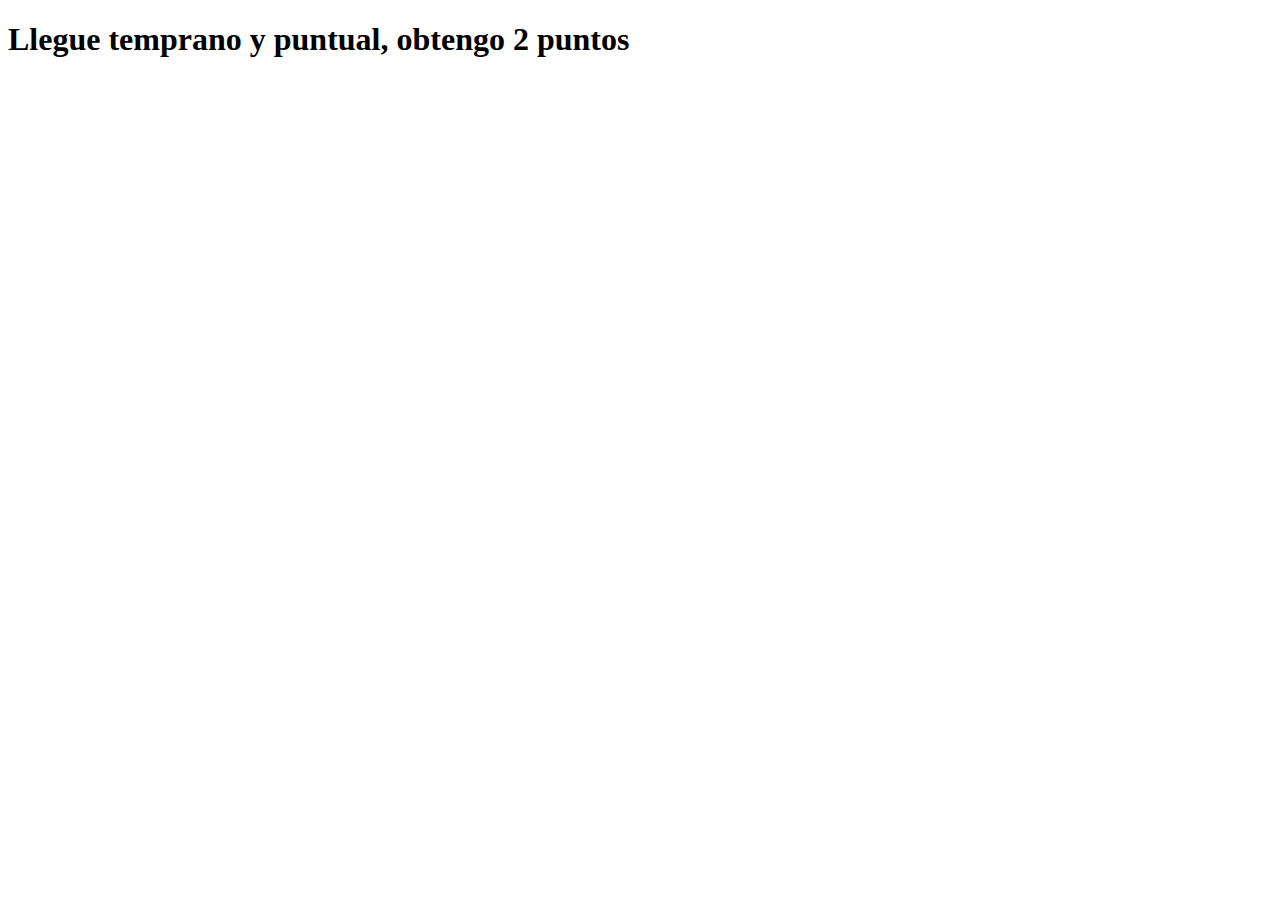
<file: index.html>
<!DOCTYPE html>
<html lang="en">
<head>
    <meta charset="UTF-8">
    <meta name="viewport" content="width=device-width, initial-scale=1.0">
    <title>Document</title>
</head>
<body>
    <h1>Llegue temprano y puntual, obtengo 2 puntos</h1>
</body>
</html>
</file>
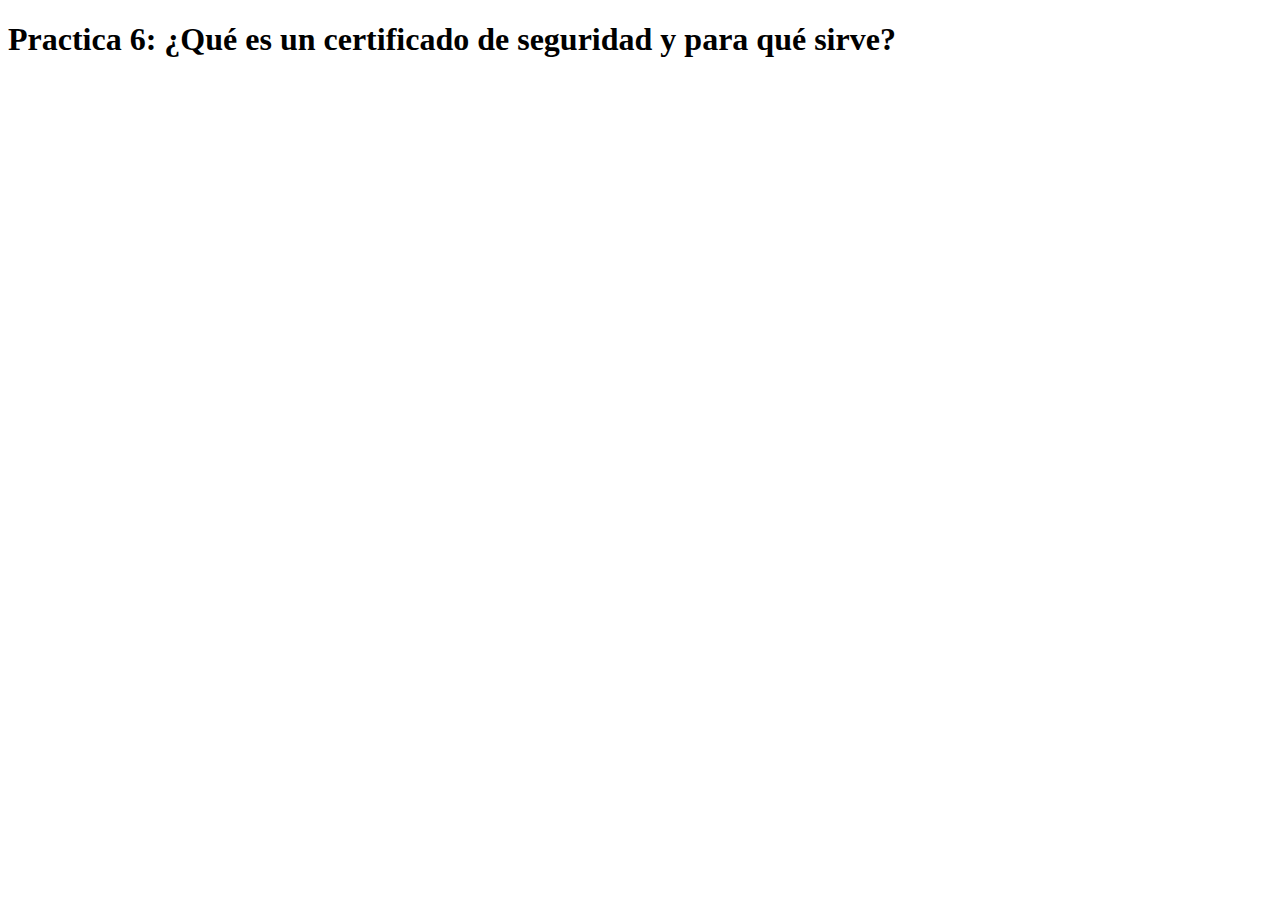
<file: Practica 6/index.html>
<!DOCTYPE html>
<html lang="en">
<head>
    <meta charset="UTF-8">
    <meta name="viewport" content="width=device-width, initial-scale=1.0">
    <title>Practica 6</title>
</head>
<body>
    <h1>
        Practica 6: ¿Qué es un certificado de seguridad y para qué sirve?
        

    </h1>
</body>
</html>
</file>
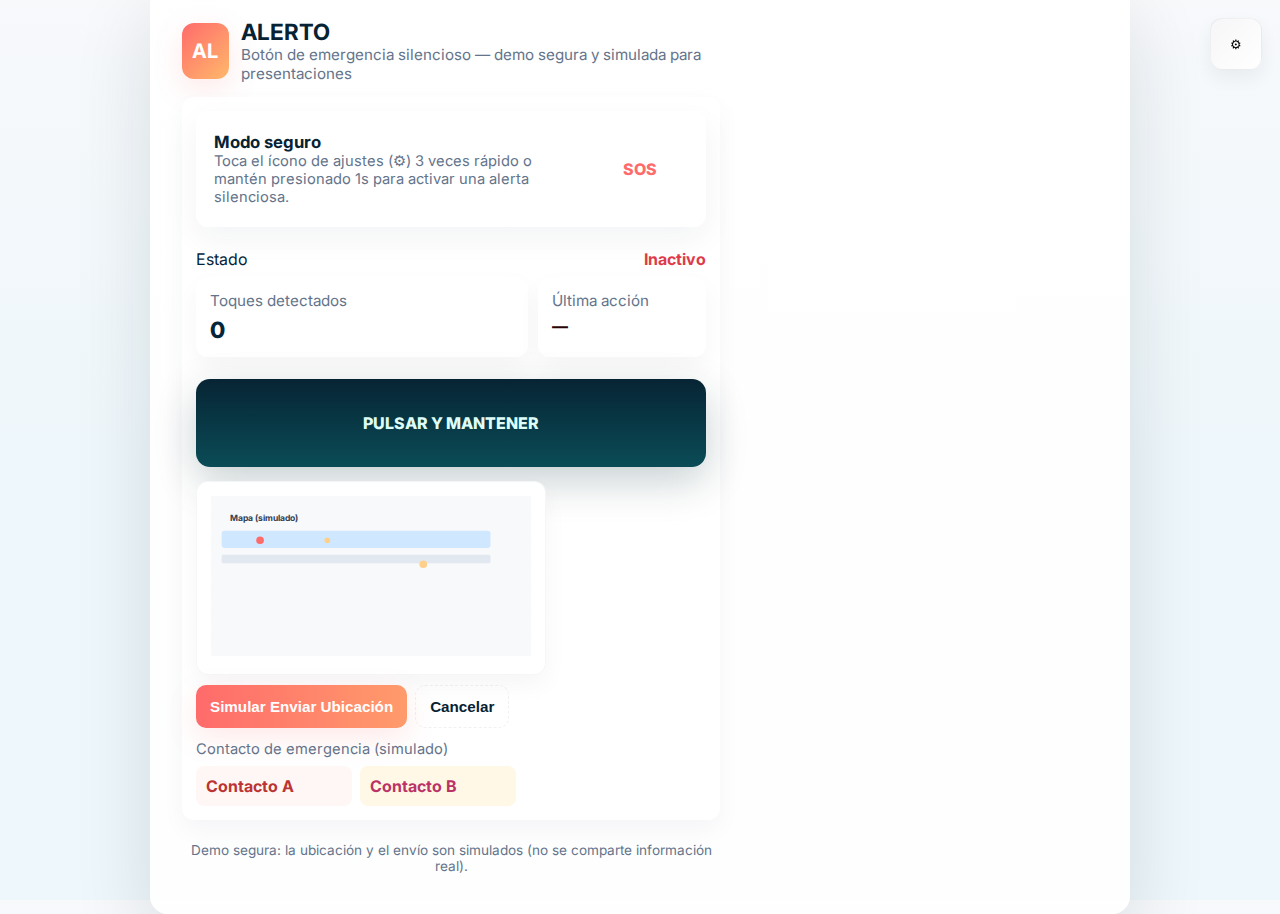
<file: Practicas/Alerto/index.html>
<!doctype html>
<html lang="es">
<head>
<meta charset="utf-8" />
<meta name="viewport" content="width=device-width, initial-scale=1.0" />
<title>ALERTO — Botón de Emergencia Silencioso (Prototipo Avanzado)</title>
<link href="https://fonts.googleapis.com/css2?family=Inter:wght@300;400;600;700&display=swap" rel="stylesheet">
<style>
  :root{
    --bg1: linear-gradient(180deg,#fff7f2 0%, #fff1e6 50%, #ffece0 100%);
    --card: rgba(255,255,255,0.88);
    --accent:#ff6b6b;
    --accent-2:#ffb86b;
    --muted:#64748b;
    --glass: rgba(255,255,255,0.6);
  }

  /* Base */
  html,body{ height:100%; margin:0; font-family: "Inter", system-ui, -apple-system, "Segoe UI", Roboto, Arial; -webkit-font-smoothing:antialiased; -moz-osx-font-smoothing:grayscale; }
  body{
    background: linear-gradient(180deg,#f7f9fb 0%, #eef7fb 50%);
    color:#04253a;
    display:flex;
    align-items:center;
    justify-content:center;
    padding:22px;
    box-sizing:border-box;
  }

  /* Shell: fixed-width, responsive but locked layout */
  .shell{
    width:100%;
    max-width:980px;
    border-radius:18px;
    background: linear-gradient(180deg, rgba(255,255,255,0.95), rgba(255,255,255,0.92));
    box-shadow: 0 30px 80px rgba(4,21,34,0.12);
    display:grid;
    grid-template-columns: 1fr 360px;
    gap:18px;
    padding:18px;
    box-sizing:border-box;
  }
  @media (max-width:920px){
    .shell{ grid-template-columns: 1fr; max-width:760px; padding:14px; gap:12px; }
  }

  /* Left - main */
  .main {
    padding:14px;
    display:flex;
    flex-direction:column;
    gap:14px;
    align-items:stretch;
  }
  .brand { display:flex; align-items:center; gap:12px; }
  .logo {
    width:56px; height:56px; border-radius:12px;
    background: linear-gradient(135deg,var(--accent),var(--accent-2));
    display:flex; align-items:center; justify-content:center;
    color:white; font-weight:700; font-size:20px; box-shadow: 0 10px 30px rgba(255,107,107,0.15);
  }
  .title { font-size:1.4rem; margin:0; font-weight:700; color:#062233; }
  .desc { color:var(--muted); font-size:0.95rem; }

  .card {
    background: linear-gradient(180deg, rgba(255,255,255,0.96), rgba(255,255,255,0.93));
    padding:14px; border-radius:12px; box-shadow: 0 10px 24px rgba(6,30,54,0.04);
  }

  /* Hidden control icon (top-right) */
  #hiddenBtn {
    position: fixed;
    right: 18px;
    top: 18px;
    width:52px; height:52px; border-radius:12px;
    background: linear-gradient(135deg,#f6f6f8,#fff);
    display:flex; align-items:center; justify-content:center;
    border: 1px solid rgba(6,30,54,0.06);
    box-shadow: 0 8px 18px rgba(6,30,54,0.06);
    cursor:pointer; z-index:9999;
  }
  #hiddenBtn:active { transform: translateY(2px); }

  /* Interactive area */
  .hero {
    display:flex; gap:14px; align-items:stretch;
    flex-wrap:wrap;
  }

  .panel-left {
    flex:1;
    min-width:240px;
    display:flex; flex-direction:column; gap:10px;
  }

  .panel-right {
    width:320px; min-width:220px;
  }

  .big-call {
    background: linear-gradient(135deg,#fff 0%, #fff 40%);
    border-radius:12px; padding:18px; display:flex; gap:12px; align-items:center;
    box-shadow: 0 12px 30px rgba(6,30,54,0.05);
  }
  .call-text { font-weight:700; font-size:1.05rem; color:#062233; }
  .call-sub { color:var(--muted); font-size:0.92rem; }

  /* Simulated physical button */
  .phys {
    height:88px; border-radius:14px; display:flex; flex-direction:column; align-items:center; justify-content:center;
    background: linear-gradient(180deg,#072434,#0a4c56);
    color:#dffdf8; font-weight:800; font-size:1rem; text-align:center; box-shadow: 0 14px 40px rgba(2,40,48,0.22);
    user-select:none; -webkit-user-select:none; cursor:pointer;
  }
  .phys.small { height:64px; font-size:0.95rem; }

  .status-bar { display:flex; justify-content:space-between; align-items:center; gap:10px; }
  .status-label { font-weight:700; color:#de3b4a; }

  /* Map card (SVG inline) */
  .map {
    width:100%; border-radius:12px; overflow:hidden; border:1px solid rgba(6,30,54,0.04);
  }

  /* Alert overlay - full-screen card inside container (not real fullscreen so mobile stable) */
  .alert-screen {
    display:none;
    border-radius:12px;
    padding:20px;
    background: linear-gradient(180deg,#fff6f6,#fff2f2);
    color:#2a0505;
    box-shadow: 0 18px 60px rgba(10,10,10,0.12);
  }
  .alert-screen.show { display:block; animation: alertIn .28s ease; }
  @keyframes alertIn { from{ transform:translateY(6px); opacity:0 } to{ transform:translateY(0); opacity:1 } }

  .alert-title { font-size:1.25rem; font-weight:800; color:#7b1515; }
  .alert-sub { color:#6b2b2b; margin-top:6px; font-size:0.95rem; }
  .alert-actions { margin-top:12px; display:flex; gap:10px; }

  .btn {
    padding:12px 14px; border-radius:10px; border:none; cursor:pointer; font-weight:700; font-size:0.95rem;
  }
  .btn.primary { background: linear-gradient(90deg,#ff6b6b,#ff9b6b); color:white; box-shadow: 0 10px 30px rgba(255,107,107,0.15); }
  .btn.ghost { background:transparent; border:1px dashed rgba(6,30,54,0.06); color:#062233; }

  /* Small footer */
  .foot { font-size:0.85rem; color:var(--muted); text-align:center; padding:8px; }

  /* accessibility hidden */
  .sr-only{ position:absolute; left:-9999px; top:auto; width:1px; height:1px; overflow:hidden; }

  /* Responsive tweaks to keep layout stable on mobile */
  @media (max-width:600px){
    #hiddenBtn { right:12px; top:12px; width:48px; height:48px; }
    .shell{ padding:12px; gap:12px; }
    .panel-right{ width:100%; order:2; }
    .panel-left{ order:1; }
    .phys{ height:76px; }
  }
</style>
</head>
<body>

  <!-- Hidden config icon (visible as small gear) -->
  <button id="hiddenBtn" title="Ajustes" aria-label="Ajustes" tabindex="0">⚙</button>

  <main class="shell" role="main" aria-labelledby="mainTitle">
    <!-- LEFT -->
    <section class="main" aria-labelledby="mainTitleArea">
      <div class="brand">
        <div class="logo">AL</div>
        <div>
          <h2 class="title" id="mainTitle">ALERTO</h2>
          <div class="desc">Botón de emergencia silencioso — demo segura y simulada para presentaciones</div>
        </div>
      </div>

      <div class="card">
        <div class="hero">
          <div class="panel-left">
            <div class="big-call">
              <div style="flex:1">
                <div class="call-text">Modo seguro</div>
                <div class="call-sub">Toca el ícono de ajustes (⚙) 3 veces rápido o mantén presionado 1s para activar una alerta silenciosa.</div>
              </div>
              <div style="width:96px; display:flex; align-items:center; justify-content:center;">
                <div style="width:80px; height:80px; border-radius:12px; background:linear-gradient(135deg,#fff,#fff); display:flex; align-items:center; justify-content:center; font-weight:800; color:#ff6b6b;">SOS</div>
              </div>
            </div>

            <div style="margin-top:12px;">
              <div class="status-bar">
                <div>Estado</div>
                <div class="status-label" id="statusText">Inactivo</div>
              </div>
              <div style="margin-top:8px; display:flex; gap:10px;">
                <div style="flex:1" class="card">
                  <div style="font-size:0.95rem; color:var(--muted)">Toques detectados</div>
                  <div id="tapCount" style="font-weight:800; font-size:1.4rem; margin-top:6px;">0</div>
                </div>
                <div style="width:140px" class="card">
                  <div style="font-size:0.95rem; color:var(--muted)">Última acción</div>
                  <div id="lastAction" style="font-weight:700; margin-top:6px; color:#2a0505">—</div>
                </div>
              </div>
            </div>

            <div style="margin-top:12px;">
              <div class="phys" id="physBtn" tabindex="0" role="button" aria-pressed="false">PULSAR Y MANTENER</div>
            </div>
          </div>

          <div class="panel-right">
            <div class="card map" aria-hidden="false" role="img" aria-label="Mapa simulado">
              <!-- Simple inline SVG map placeholder (no external requests) -->
              <svg viewBox="0 0 600 300" width="100%" height="160" xmlns="http://www.w3.org/2000/svg" preserveAspectRatio="xMidYMid meet" role="img" aria-label="Mapa simulado">
                <rect width="100%" height="100%" fill="#f7f9fb"/>
                <g transform="translate(20,20) scale(0.9)">
                  <rect x="0" y="100" width="560" height="18" rx="3" fill="#e2e8f0"/>
                  <rect x="0" y="50" width="560" height="36" rx="6" fill="#cfe8ff"/>
                  <circle cx="80" cy="70" r="8" fill="#ff6b6b"/>
                  <circle cx="220" cy="70" r="6" fill="#ffd08a"/>
                  <circle cx="420" cy="120" r="8" fill="#ffd08a"/>
                  <text x="18" y="30" font-size="18" fill="#334155" font-weight="700">Mapa (simulado)</text>
                </g>
              </svg>
            </div>

            <div style="margin-top:10px; display:flex; gap:8px;">
              <button class="btn primary" id="simulateSend">Simular Enviar Ubicación</button>
              <button class="btn ghost" id="cancelAlert">Cancelar</button>
            </div>

            <div style="margin-top:12px;">
              <div style="font-size:0.92rem; color:var(--muted)">Contacto de emergencia (simulado)</div>
              <div style="margin-top:8px; display:flex; gap:8px;">
                <div style="flex:1; padding:10px; border-radius:8px; background:#fff7f5; font-weight:700; color:#b33">Contacto A</div>
                <div style="flex:1; padding:10px; border-radius:8px; background:#fff8e6; font-weight:700; color:#b36">Contacto B</div>
              </div>
            </div>

          </div>
        </div>
      </div>

      <div class="foot">Demo segura: la ubicación y el envío son simulados (no se comparte información real).</div>
    </section>

    <!-- RIGHT (panel de notificación y alertas) -->
    <aside class="card alert-screen" id="alertBox" role="status" aria-live="assertive" aria-atomic="true">
      <div class="alert-title">ALERTA ACTIVADA</div>
      <div class="alert-sub">Se ha enviado una señal silenciosa a tus contactos de emergencia (simulado).</div>

      <div style="margin-top:10px; display:flex; gap:8px; align-items:center;">
        <div style="flex:1">
          <div style="font-size:0.95rem; color:var(--muted)">Ubicación (aprox.)</div>
          <div id="sentLocation" style="font-weight:700; margin-top:6px;">Lat: --, Lon: --</div>
        </div>
        <div style="width:110px; text-align:center;">
          <div style="font-size:0.85rem; color:var(--muted)">Tiempo</div>
          <div id="alertTimer" style="font-weight:800; font-size:1.2rem; margin-top:6px;">00:30</div>
        </div>
      </div>

      <div class="alert-actions">
        <button class="btn ghost" id="dismissAlert">Cerrar</button>
        <button class="btn primary" id="sosExtra">Enviar nuevamente</button>
      </div>
      <div style="margin-top:10px; color:#6b2b2b; font-size:0.9rem;">Nota: en un producto real, aquí se integraría SMS/APP/servicio. En el prototipo esto está simulado.</div>
    </aside>
  </main>

<script>
/* ALERTO - funcionalidad JS:
   - Detección de 3 toques rápidos sobre #hiddenBtn
   - Pulsar y mantener 1s sobre #physBtn para activar alerta
   - Simulación de envío: muestra alertBox con datos simulados
   - Countdown de alerta auto: 30s por defecto (configurable)
   - Accesibilidad: aria-live y roles
   - Mobile-friendly: layout locked, no elementos absolutos fuera de safe area
*/

const hiddenBtn = document.getElementById('hiddenBtn');
const tapCountEl = document.getElementById('tapCount');
const physBtn = document.getElementById('physBtn');
const alertBox = document.getElementById('alertBox');
const statusText = document.getElementById('statusText');
const lastAction = document.getElementById('lastAction');
const simulateBtn = document.getElementById('simulateSend');
const dismissAlert = document.getElementById('dismissAlert');
const sosExtra = document.getElementById('sosExtra');
const sentLocation = document.getElementById('sentLocation');
const alertTimer = document.getElementById('alertTimer');

let taps = 0;
let lastTapTime = 0;
let alertInterval = null;
let countdown = 30; // seconds default
let physTimer = null;
let sending = false;

// Utility speak (optional low volume; by default silent demo uses visual)
// Use only for demo; the alert is silent by default
function speakDemo(text){
  if(!('speechSynthesis' in window)) return;
  const u = new SpeechSynthesisUtterance(text);
  u.lang = 'es-ES';
  u.volume = 0.6;
  window.speechSynthesis.cancel();
  window.speechSynthesis.speak(u);
}

// Tap detection: 3 taps within 700ms between taps
hiddenBtn.addEventListener('click', ()=> {
  const now = Date.now();
  if(now - lastTapTime <= 700) taps++; else taps = 1;
  lastTapTime = now;
  tapCountEl.innerText = taps;
  if(taps === 3) {
    activateAlert('Activado por 3 toques');
    taps = 0;
    tapCountEl.innerText = 0;
  }
});

// Keyboard activation for hiddenBtn
hiddenBtn.addEventListener('keyup', (e)=> { if(e.key === 'Enter' || e.key === ' ') hiddenBtn.click(); });

// Press and hold on physBtn: start timer and activate after 900ms
physBtn.addEventListener('pointerdown', (e)=>{
  physBtn.setAttribute('aria-pressed','true');
  physBtn.classList.add('pressed');
  physTimer = setTimeout(()=> {
    activateAlert('Activado por pulsar y mantener');
  }, 900);
});
physBtn.addEventListener('pointerup', (e)=>{
  physBtn.setAttribute('aria-pressed','false');
  physBtn.classList.remove('pressed');
  if(physTimer){ clearTimeout(physTimer); physTimer = null; }
});

// Keyboard for physBtn
physBtn.addEventListener('keyup', (e)=> { if(e.key === 'Enter' || e.key === ' ') activateAlert('Activado por teclado'); });

// Activate alert: shows alert box, simulates sending location, starts countdown
function activateAlert(reason){
  if(sending) return; // avoid double
  sending = true;
  statusText.innerText = 'Alerta activada';
  lastAction.innerText = reason;
  // simulate obtaining approximate location (randomized demo values)
  const lat = (19 + Math.random()*0.06).toFixed(5); // demo — near a city
  const lon = (-99 + Math.random()*0.06).toFixed(5);
  sentLocation.innerText = `Lat: ${lat}, Lon: ${lon}`;
  // show alert box (keeps within layout, so mobile doesn't shift)
  alertBox.classList.add('show');
  // start countdown display (mm:ss)
  countdown = 30;
  updateTimerDisplay();
  if(alertInterval) clearInterval(alertInterval);
  alertInterval = setInterval(()=> {
    countdown--;
    updateTimerDisplay();
    if(countdown <= 0){ clearInterval(alertInterval); alertInterval = null; finishAlert(); }
  }, 1000);

  // Visual subtle pulse on physBtn to indicate 'sent'
  physBtn.style.boxShadow = '0 12px 30px rgba(255,107,107,0.18)';
  // Optional: low beep for demo (very quiet)
  //beep(800,80,0.06);

  // Accessibility: announce via SR
  announceSR('Alerta activada. Ubicación enviada (simulada).');

  // simulate network send delay
  setTimeout(()=> {
    // show sent confirmation (simulated)
    lastAction.innerText = 'Ubicación enviada (simulado)';
  }, 600);
}

// Update countdown mm:ss
function updateTimerDisplay(){
  const mm = String(Math.floor(countdown / 60)).padStart(2,'0');
  const ss = String(countdown % 60).padStart(2,'0');
  alertTimer.innerText = `${mm}:${ss}`;
}

// Finish/auto-clear alert
function finishAlert(){
  alertBox.classList.remove('show');
  statusText.innerText = 'Inactivo';
  lastAction.innerText = 'Tiempo agotado';
  sending = false;
  physBtn.style.boxShadow = '';
  announceSR('Alerta finalizada.');
}

// Dismiss button
dismissAlert.addEventListener('click', ()=> {
  if(alertInterval) { clearInterval(alertInterval); alertInterval = null; }
  alertBox.classList.remove('show');
  statusText.innerText = 'Cancelada';
  lastAction.innerText = 'Canceló usuario';
  sending = false;
  physBtn.style.boxShadow = '';
  announceSR('Alerta cancelada.');
});

// Re-send (simulated)
sosExtra.addEventListener('click', ()=> {
  if(!sending) return;
  // restart countdown
  countdown = 30;
  updateTimerDisplay();
  lastAction.innerText = 'Reenvío simulado';
  announceSR('Alerta reenviada (simulado).');
});

// Simulate send location (button)
simulateBtn.addEventListener('click', ()=> {
  if(!sending) activateAlert('Enviado manual (simulado)');
});

// Simple SR announcer for accessibility
function announceSR(text){
  const sr = document.getElementById('srstatus');
  if(!sr) return;
  sr.innerText = text;
  // Also speak softly (optional)
  // speakDemo(text);
}

// small beep function (low volume, optional)
function beep(freq=880, dur=80, vol=0.05){
  try{
    const ctx = new (window.AudioContext || window.webkitAudioContext)();
    const o = ctx.createOscillator();
    const g = ctx.createGain();
    o.type = 'sine'; o.frequency.value = freq;
    g.gain.value = vol;
    o.connect(g); g.connect(ctx.destination);
    o.start();
    setTimeout(()=>{ o.stop(); ctx.close(); }, dur);
  }catch(e){ /* ignore */ }
}

/* Prevent accidental double-activation on fast clicks */
let lastActivation = 0;
function safeActivate(reason){
  const now = Date.now();
  if(now - lastActivation < 1500) return;
  lastActivation = now;
  activateAlert(reason);
}

/* Initial states */
tapCountEl.innerText = '0';
statusText.innerText = 'Inactivo';
lastAction.innerText = '—';
updateTimerDisplay();

// Safety: prevent page zooming causing layout jump is intentionally NOT disabled
// (Better for accessibility). Layout has been designed to remain stable on small screens.

/* Optional: Show short toast when loading to indicate mobile-ready */
window.addEventListener('load', ()=> {
  // small visual "ready" blink
  setTimeout(()=> {
    // brief highlight
    hiddenBtn.animate([{opacity:1},{opacity:0.7},{opacity:1}], {duration:800, iterations:1});
  }, 420);
});

/* Keep layout locked horizontally: avoid overflow */
document.documentElement.style.overflowX = 'hidden';
</script>

</body>
</html>
</file>
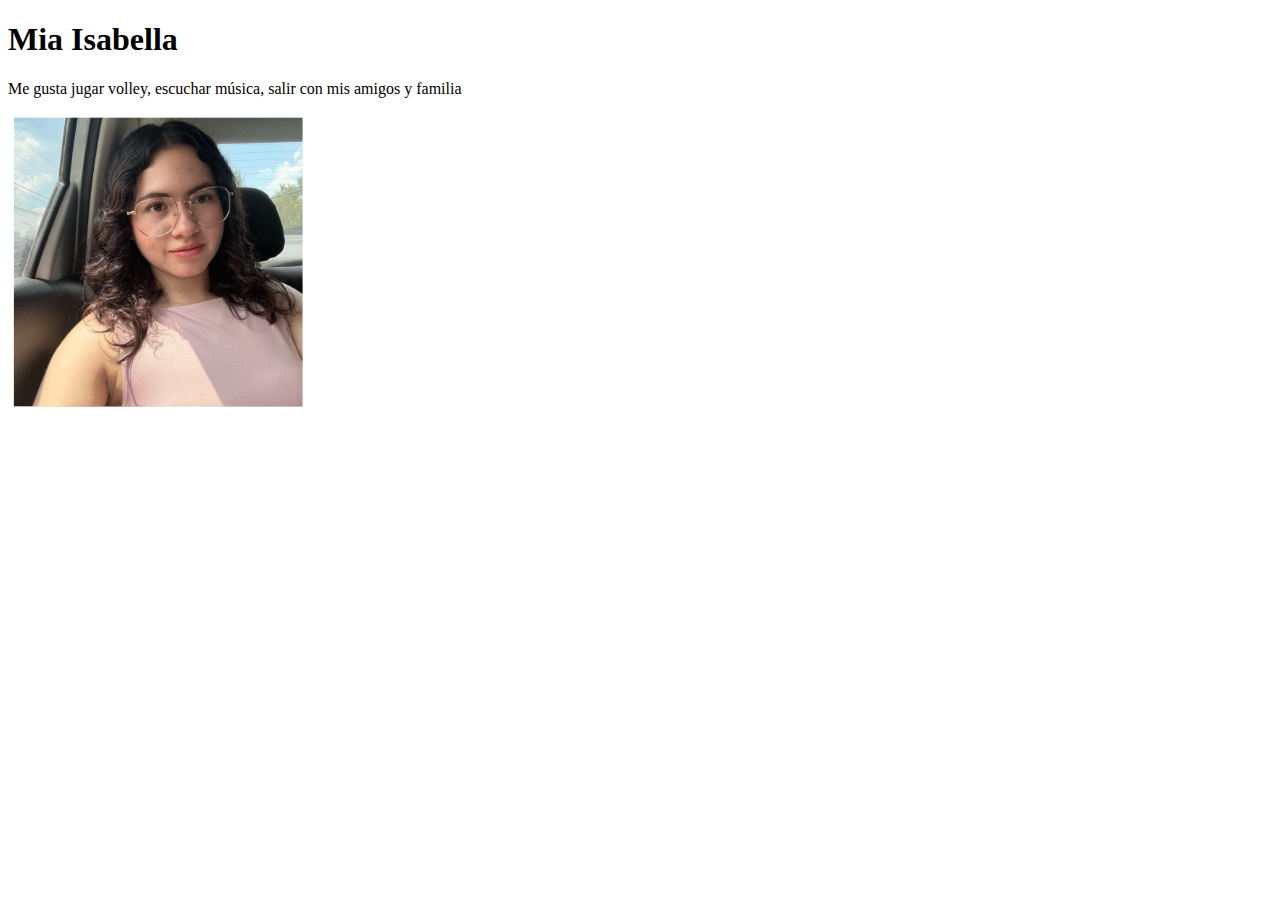
<file: Practicas/Practica 1/index.html>
<!DOCTYPE html>
<html lang="es">
<head>
    <meta charset="UTF-8">
    <meta name="viewport" content="width=device-width, initial-scale=1.0">
    <title>Document</title>
</head>
<body>

    <!-- Este es un comentario -->
    <h1> Mia Isabella </h1>
    <p> Me gusta jugar volley, escuchar música, salir con mis amigos y familia </p>
    <img src="Imagen.png" alt="Mia Isabella" width="300px">
</body>
</html>
</file>
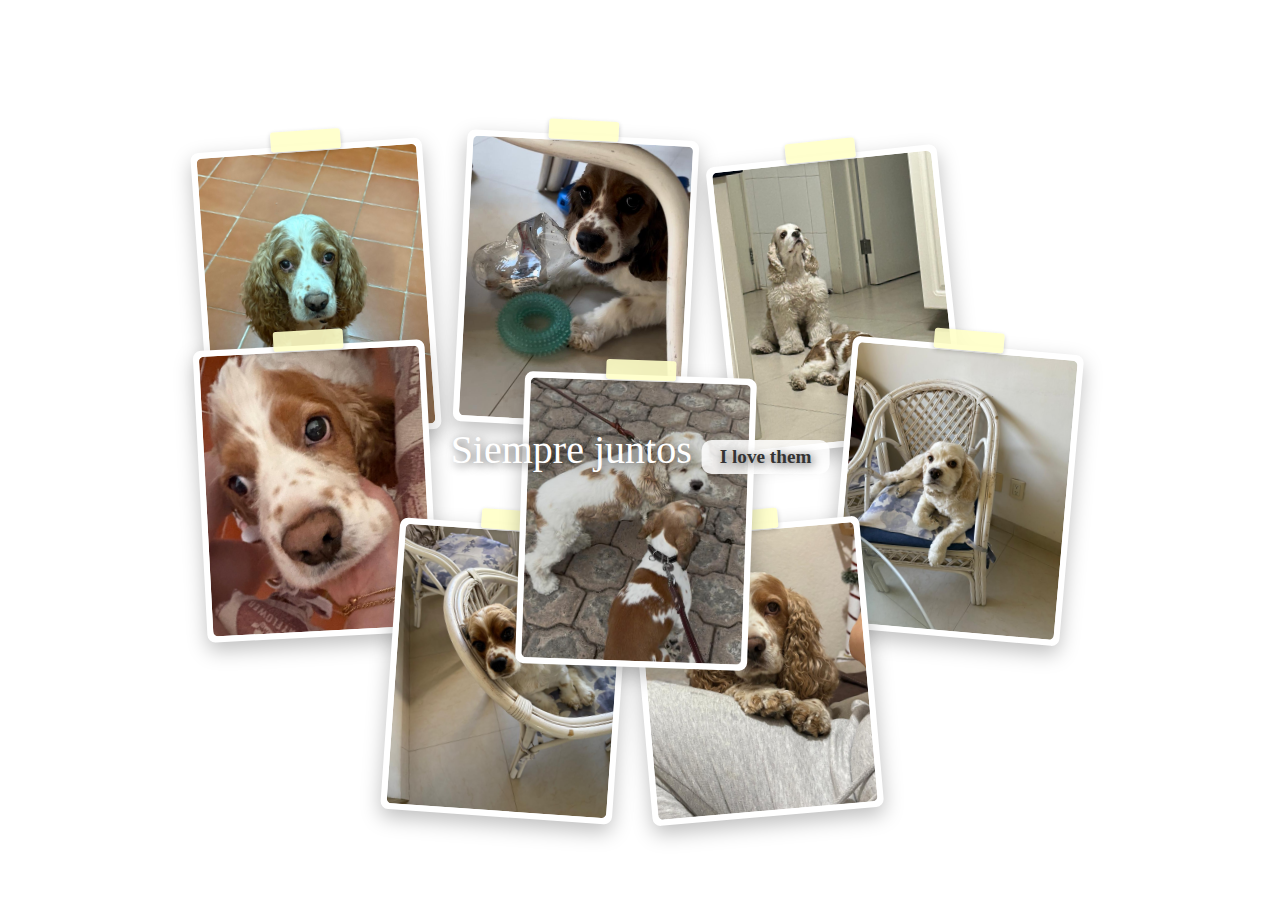
<file: Practicas/Practica 10 Reto/index.html>
<!DOCTYPE html>
<html lang="es">
<head>
  <meta charset="UTF-8">
  <meta name="viewport" content="width=device-width, initial-scale=1.0">
  <title>Collage Estilo Boda</title>
  <style>
    body {
      margin: 0;
      font-family: 'Segoe UI', sans-serif;
      background: url('https://images.unsplash.com/photo-1507525428034-b723cf961d3e') no-repeat center/cover;
      /* 🔹 Fondo del mar (puedes cambiarlo por otro) */
      display: flex;
      justify-content: center;
      align-items: center;
      min-height: 100vh;
    }

    .collage {
      position: relative;
      width: 1000px;
      max-width: 95%;
      height: 650px;
    }

    .photo {
      position: absolute;
      width: 220px;
      height: 280px;
      background: #fff;
      padding: 6px;
      border-radius: 8px;
      box-shadow: 0 8px 20px rgba(0,0,0,0.25);
      transform: rotate(var(--rotate));
      transition: transform 0.3s ease;
    }

    .photo:hover {
      transform: rotate(var(--rotate)) scale(1.05);
      z-index: 10;
    }

    .photo img {
      width: 100%;
      height: 100%;
      object-fit: cover;
      border-radius: 5px;
    }

    /* Cinta adhesiva */
    .photo::before {
      content: "";
      position: absolute;
      top: -15px;
      left: 50%;
      transform: translateX(-50%);
      width: 70px;
      height: 20px;
      background: rgba(255, 255, 200, 0.9);
      border-radius: 3px;
      box-shadow: 0 2px 5px rgba(0,0,0,0.2);
    }

    /* Texto en medio */
    .center-text {
      position: absolute;
      top: 50%;
      left: 50%;
      transform: translate(-50%, -50%);
      text-align: center;
      font-size: 2.5rem;
      font-family: 'Brush Script MT', cursive;
      color: #fff;
      text-shadow: 2px 2px 10px rgba(0,0,0,0.7);
      z-index: 5;
    }

    .date {
      font-size: 1.2rem;
      margin-top: 10px;
      padding: 6px 18px;
      background: rgba(255,255,255,0.85);
      border-radius: 10px;
      display: inline-block;
      font-weight: bold;
      color: #333;
    }
  </style>
</head>
<body>
  <div class="collage">
    <!-- Fotos distribuidas como en tu ejemplo -->
    <div class="photo" style="--rotate:-4deg; top:20px; left:60px;">
      <img src="Dustin.jpg" alt="Foto 1">
    </div>
    <div class="photo" style="--rotate:3deg; top:10px; left:320px;">
      <img src="Milka.jpg" alt="Foto 2">
    </div>
    <div class="photo" style="--rotate:-6deg; top:30px; left:580px;">
      <img src="Milka y Sucker.jpg" alt="Foto 3">
    </div>
    <div class="photo" style="--rotate:5deg; top:220px; left:700px;">
      <img src="Sucker.jpg" alt="Foto 4">
    </div>
    <div class="photo" style="--rotate:-3deg; top:220px; left:60px;">
      <img src="Dustin 1.jpg" alt="Foto 5">
    </div>
    <div class="photo" style="--rotate:4deg; top:400px; left:250px;">
      <img src="Milka 1.jpg" alt="Foto 6">
    </div>
    <div class="photo" style="--rotate:-5deg; top:400px; left:500px;">
      <img src="Dustin 2.jpg" alt="Foto 7">
    </div>
    <div class="photo" style="--rotate:2deg; top:250px; left:380px;">
      <img src="M and S.jpg" alt="Foto 8">
    </div>

    <!-- Texto central -->
    <div class="center-text">
      Siempre juntos
      <div class="date">I love them</div>
    </div>
  </div>
</body>
</html>
</file>
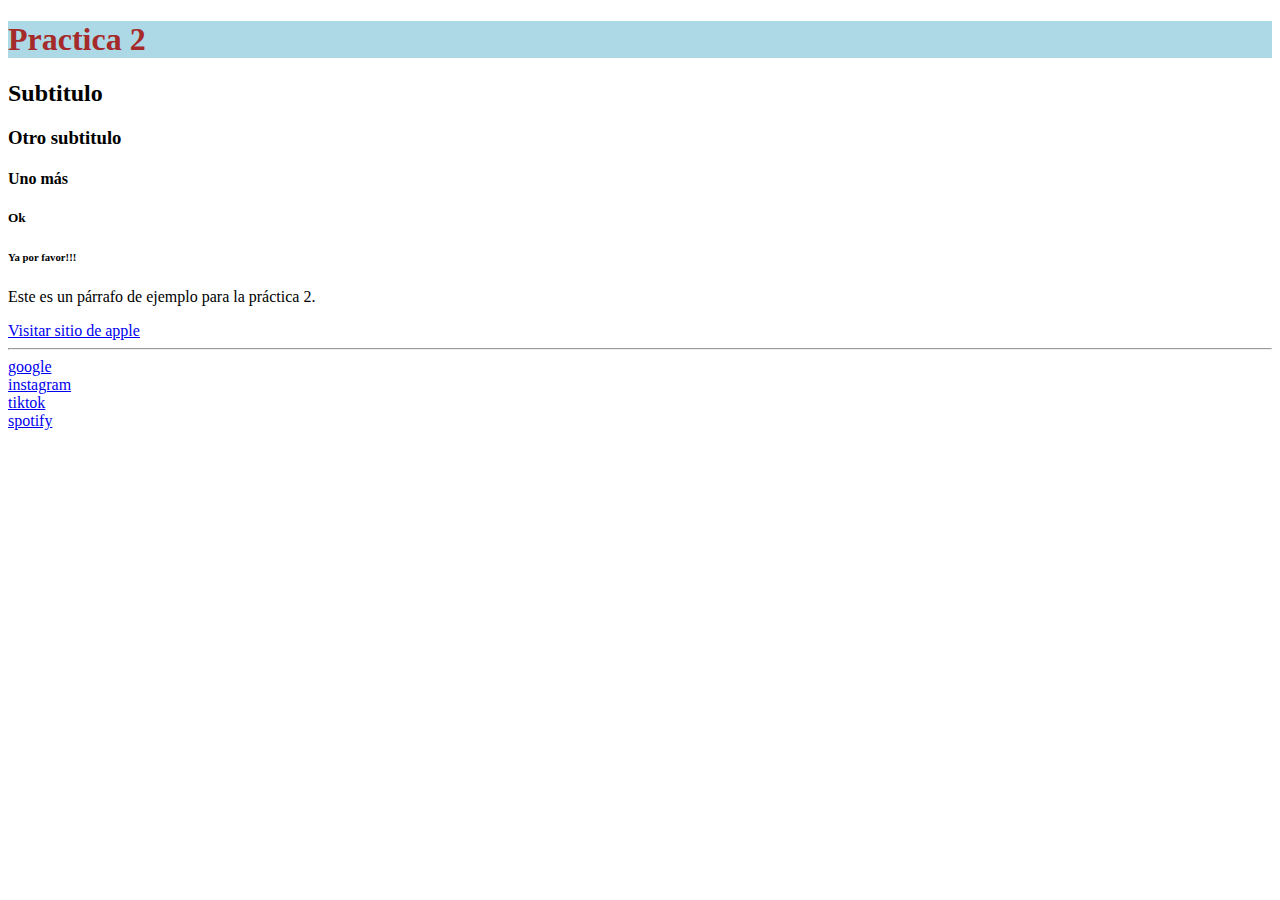
<file: Practicas/Practica 2/index.html>
<!DOCTYPE html>
<html lang="es">
<head>
    <meta charset="UTF-8">
    <meta name="viewport" content="width=device-width, initial-scale=1.0">
    <title>Practica 2</title>
    <style>
        h1 {
            color:brown;
            background-color: lightblue;





        }
    </style>
</head>
<body>
    <h1>Practica 2</h1>
    <h2>Subtitulo</h2>
    <h3>Otro subtitulo</h3>
    <h4>Uno más</h4>
    <h5>Ok</h5>
    <h6>Ya por favor!!!</h6>
    <p>Este es un párrafo de ejemplo para la práctica 2.</p>
    <a href="https://apple.com">Visitar sitio de apple</a>
    <br>
    <hr>
    <a href="https://google.com" target="_blank">google</a>
    <br>
    <a href="https://instagram.com" target="_blank">instagram</a>
    <br>
    <a href="https://tiktok.com" target="_blank">tiktok</a>
    <br>
    <a href="https://spotify.com" target="_blank">spotify</a>

</body>
</html>
</file>
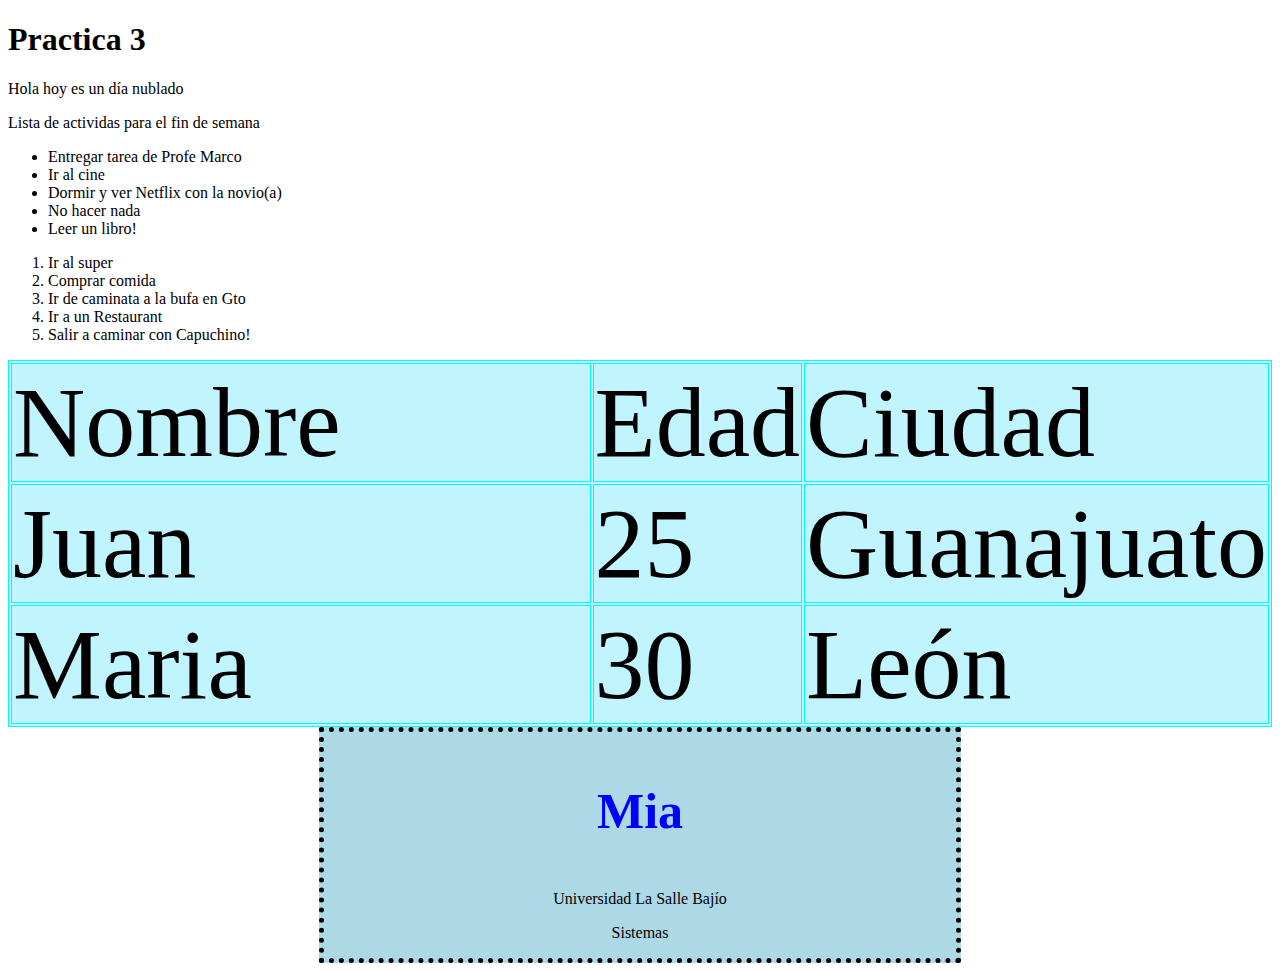
<file: Practicas/Practica 3/index.html>
<!DOCTYPE html>
<html lang="es">
<head>
    <meta charset="UTF-8">
    <meta name="viewport" content="width=device-width, initial-scale=1.0">
    <title>Practica 3</title>
    <style>
        table, th, td {
            border: 1px solid rgb(0, 251, 255);
            background-color: rgb(192, 245, 255);
            width: 100%;
        }
 
        td {
            font-size: 100px;
        }
 
        div {
            border: dotted 5px black;
            background-color: lightblue;
            width: 50%;
            margin: auto;
            text-align: center;
        }
 
        #titulo {
            color: blue;
            font-size: 50px;
            font-weight: bold;

        }
 
    </style>
</head>
<body>
 
    <h1>Practica 3</h1>
    <p>Hola hoy es un día nublado</p>
    <p>Lista de actividas para el fin de semana</p>
    <ul>
        <li>Entregar tarea de Profe Marco</li>
        <li>Ir al cine</li>
        <li>Dormir y ver Netflix con la novio(a)</li>
        <li>No hacer nada</li>
        <li>Leer un libro!</li>
    </ul>
 
    <ol>
        <li>Ir al super</li>
        <li>Comprar comida</li>
        <li>Ir de caminata a la bufa en Gto</li>
        <li>Ir a un Restaurant</li>
        <li>Salir a caminar con Capuchino!</li>
    </ol>
 
    <table>
        <tr>
            <td>Nombre</td>
            <td>Edad</td>
            <td>Ciudad</td>
        </tr>
        <tr>
            <td>Juan</td>
            <td>25</td>
            <td>Guanajuato</td>
        </tr>
        <tr>
            <td>Maria</td>
            <td>30</td>
            <td>León</td>
    </table>
 
    <div>
        <p id="titulo">Mia</p>
        <p class="trabajos">Universidad La Salle Bajío</p>
        <p class="trabajos">Sistemas</p>
    </div>
   
</body>
</html>
</file>
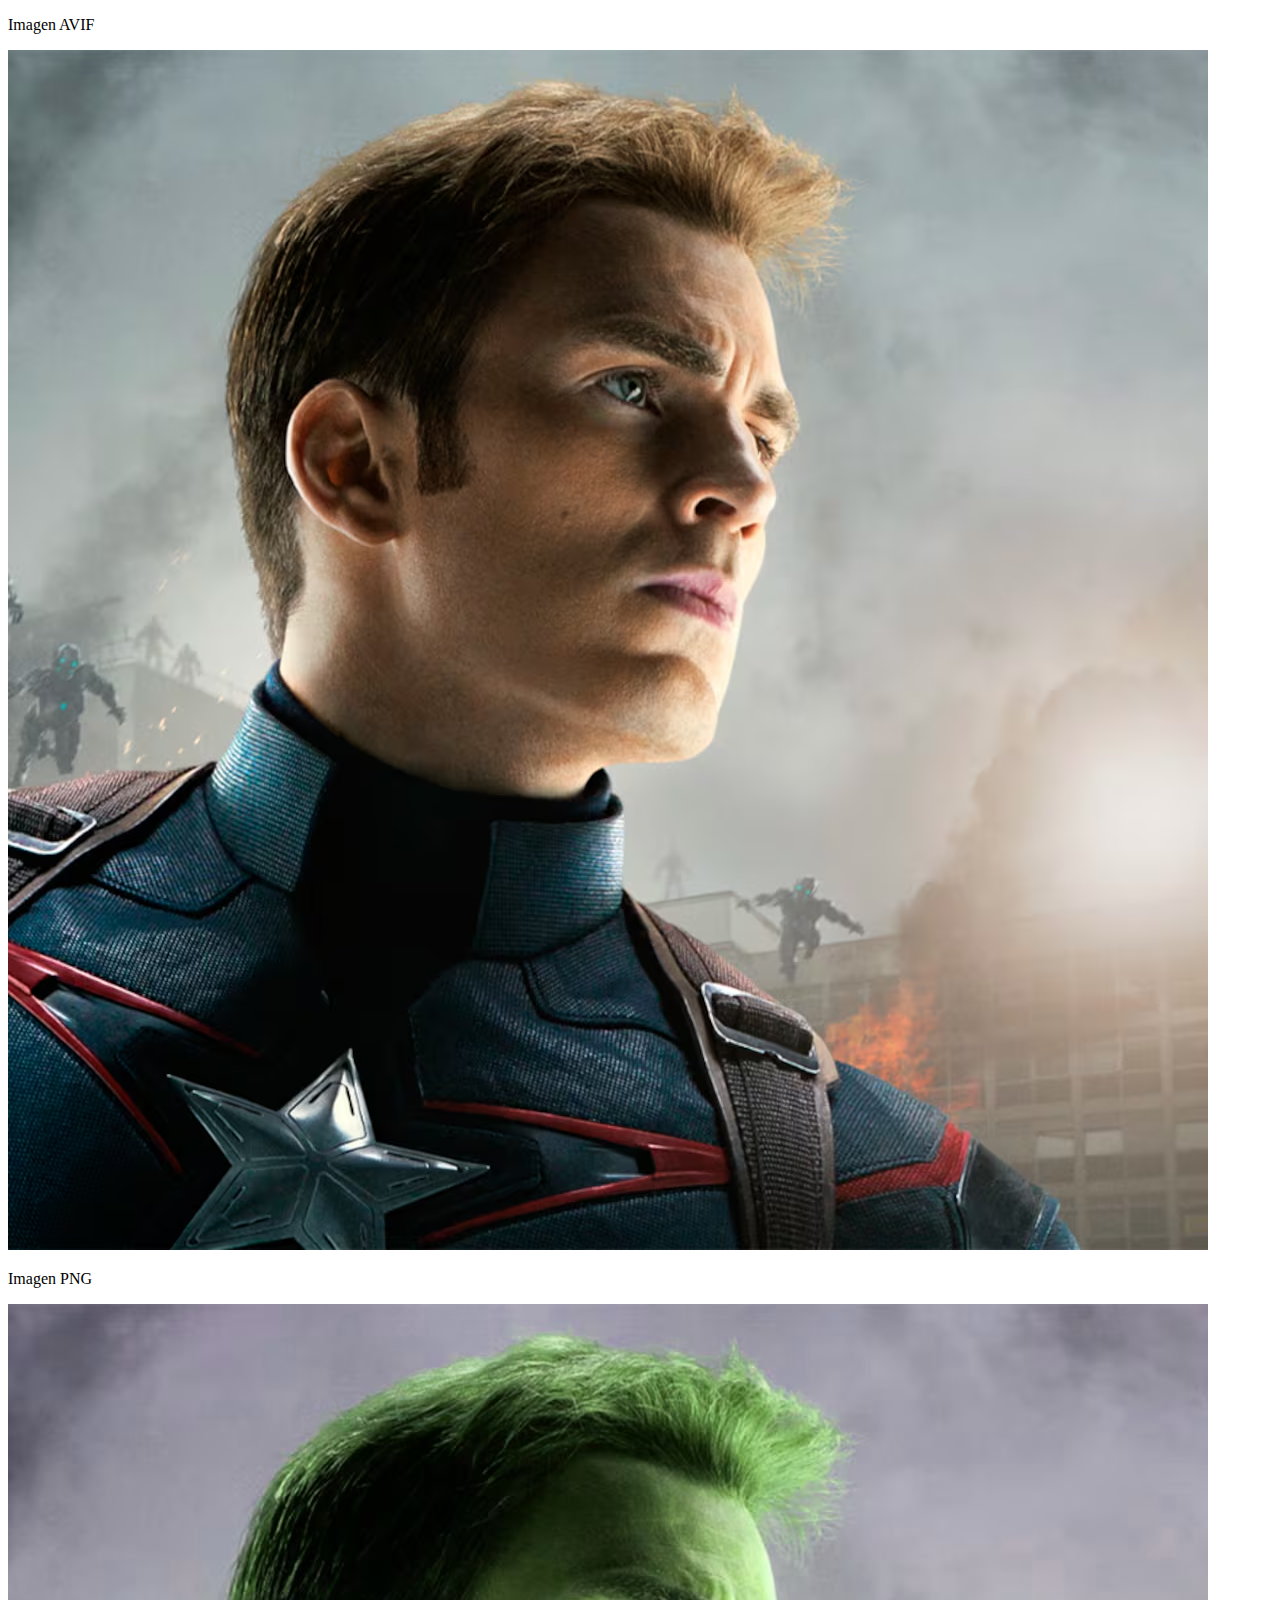
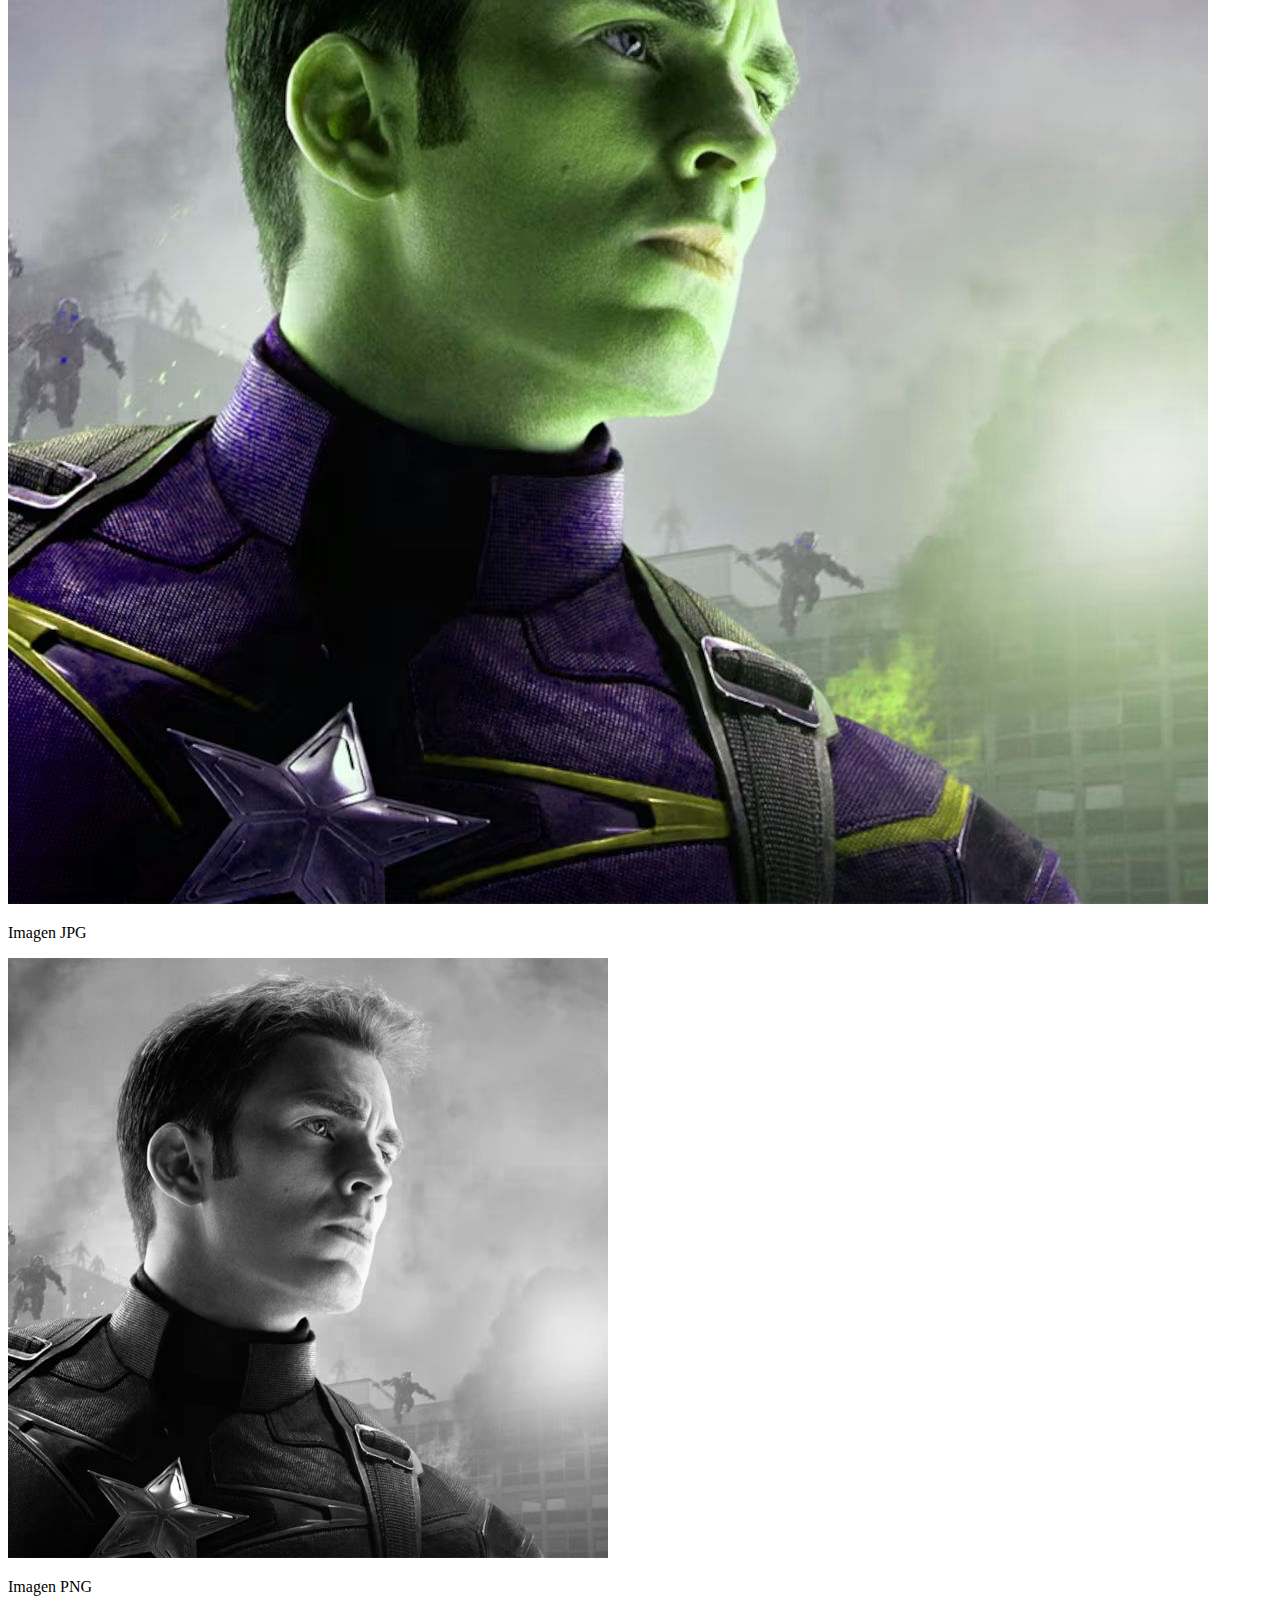
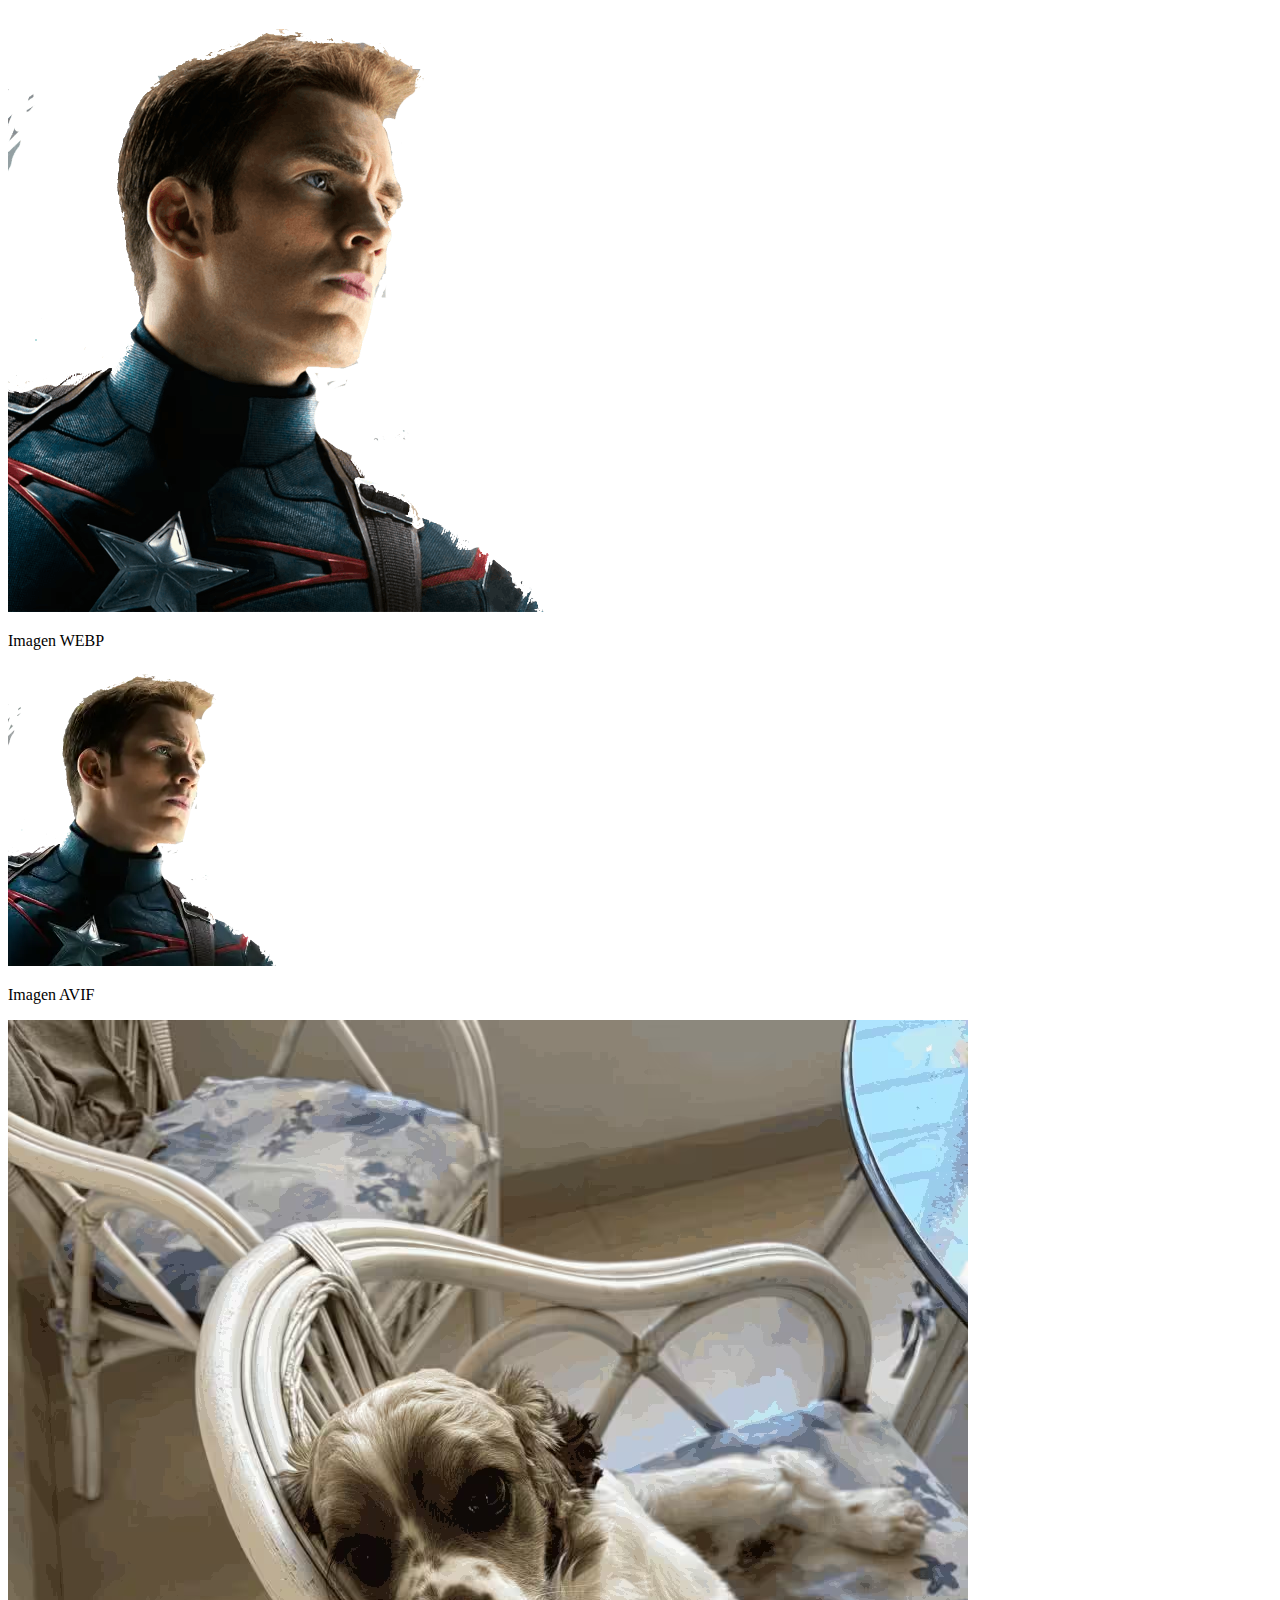
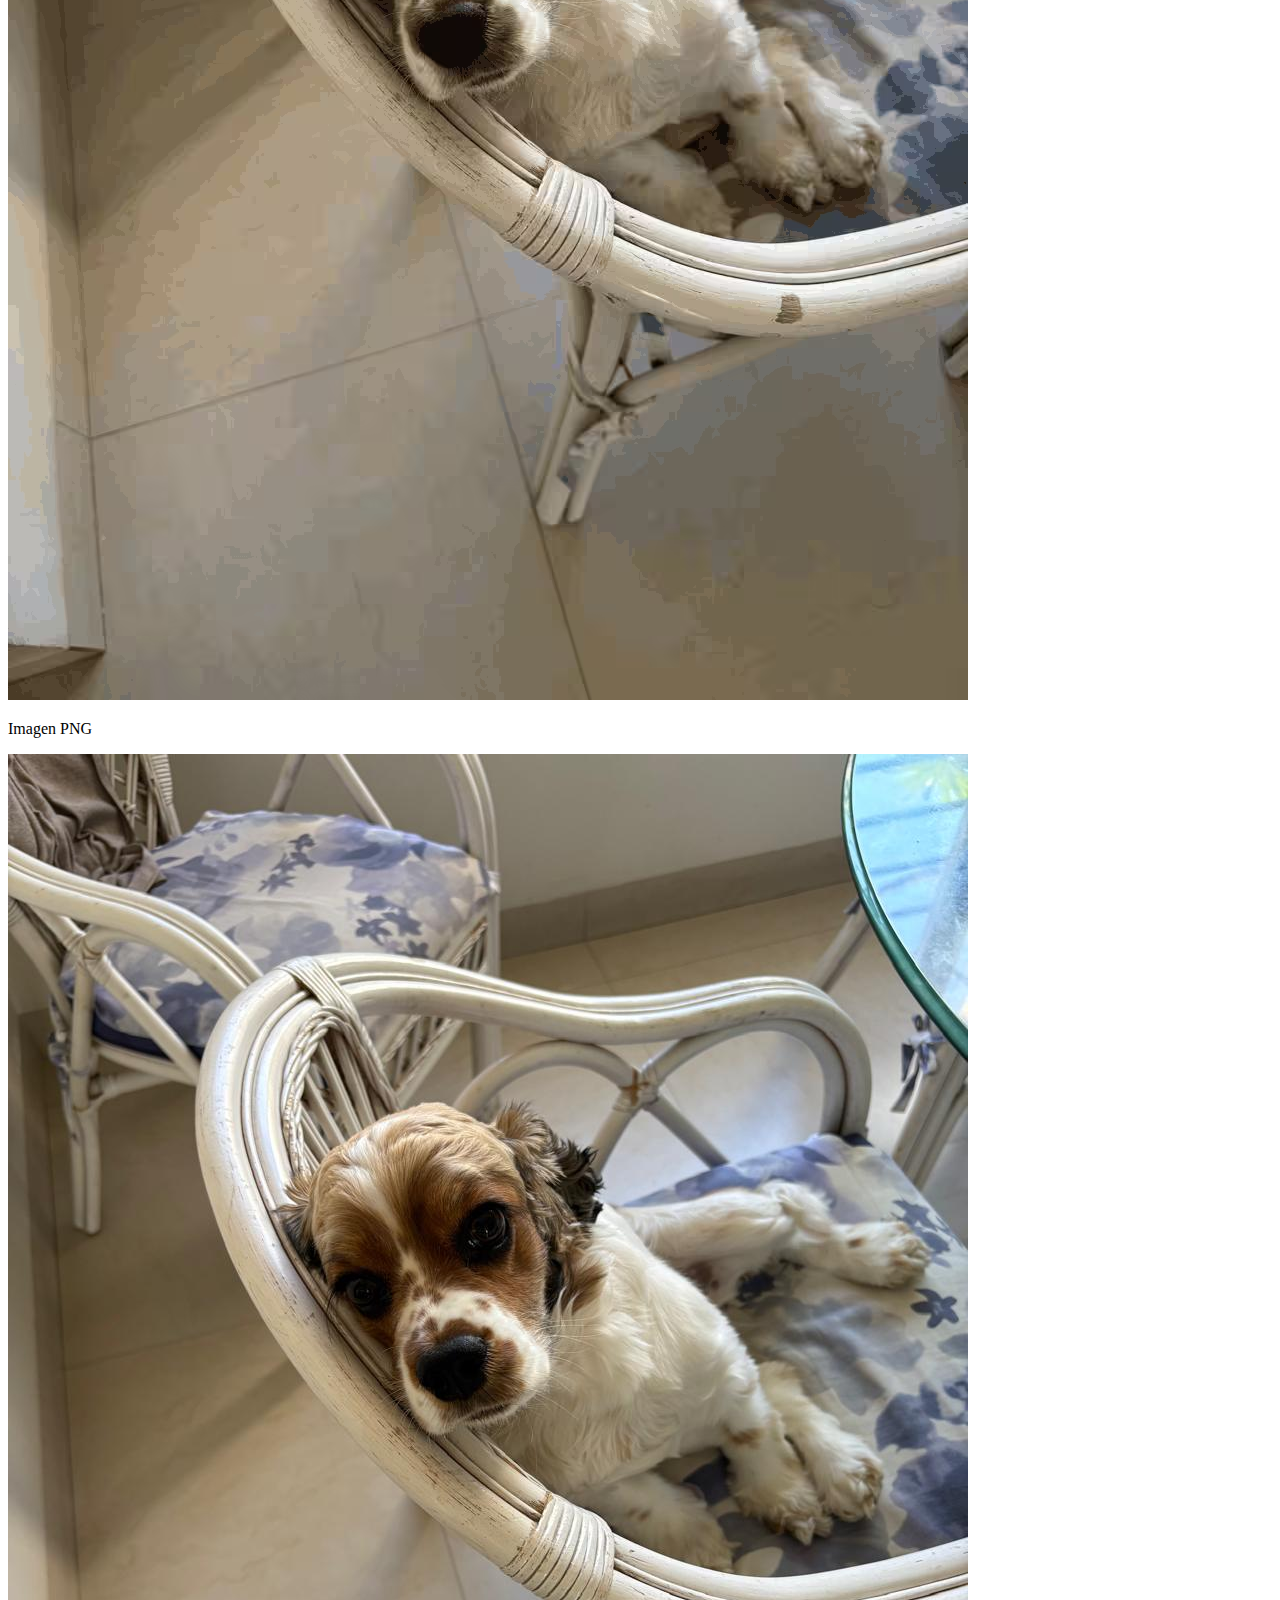
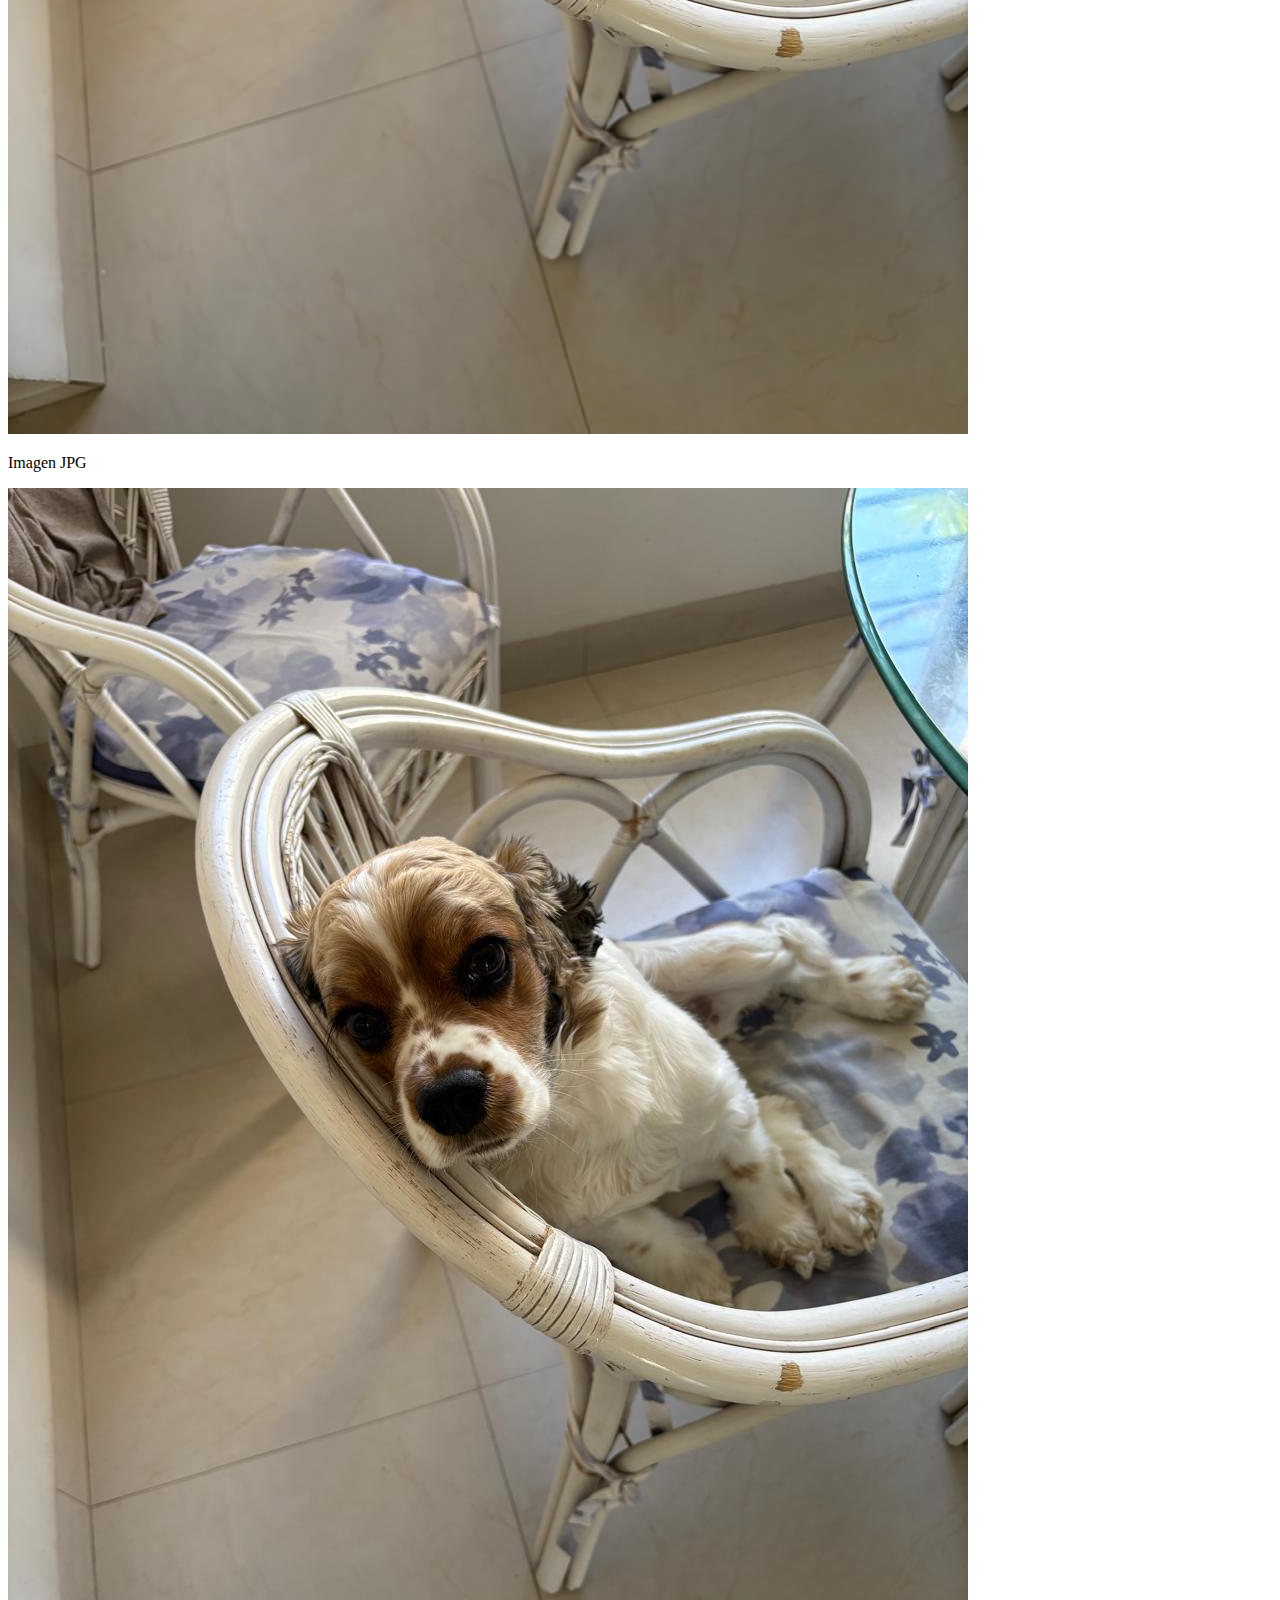
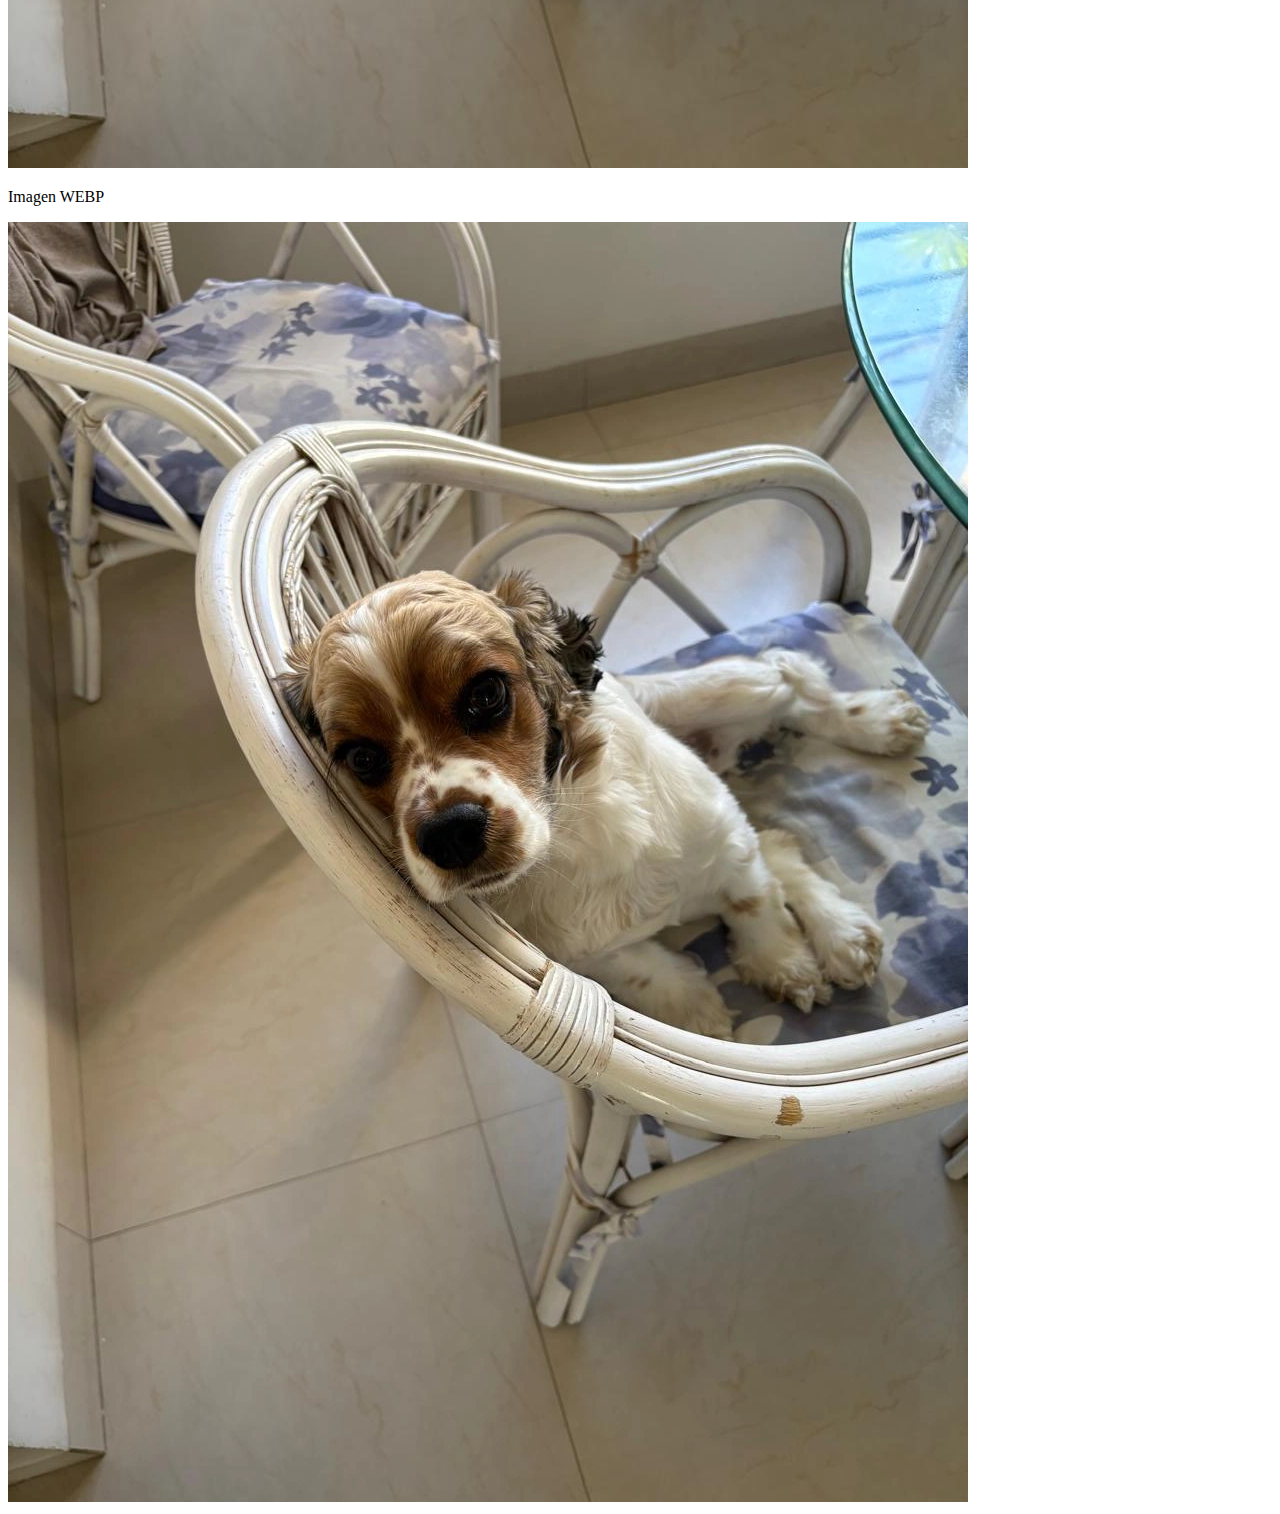
<file: Practicas/Practica 4/index.html>
<!DOCTYPE html>
<html lang="es">
<head>
    <meta charset="UTF-8">
    <meta name="viewport" content="width=device-width, initial-scale=1.0">
    <title>Practica 4</title>
</head>
<body>
 
    <P>Imagen AVIF</P>
    <img src="capitan-america.avif" alt="">
    <P>Imagen PNG</P>
    <img src="capitan-america-2.jpg" alt="">
    <P>Imagen JPG</P>
    <img src="capitan-america-3.jpg" alt="">
    <P>Imagen PNG</P>
    <img src="capitan-america-4.png" alt="">
    <p>Imagen WEBP</p>
    <img src="capitan-america-5.webp" alt="">
    <p> Imagen AVIF</p>
    <img src="Milka.avif" alt="">
    <p>Imagen PNG</p>
    <img src="Milka.png" alt="">
    <p>Imagen JPG</p>
    <img src="Milka.jpg" alt="">
    <p>Imagen WEBP</p>
    <img src="Milka.webp" alt="">
    
</body>
</html>
</file>
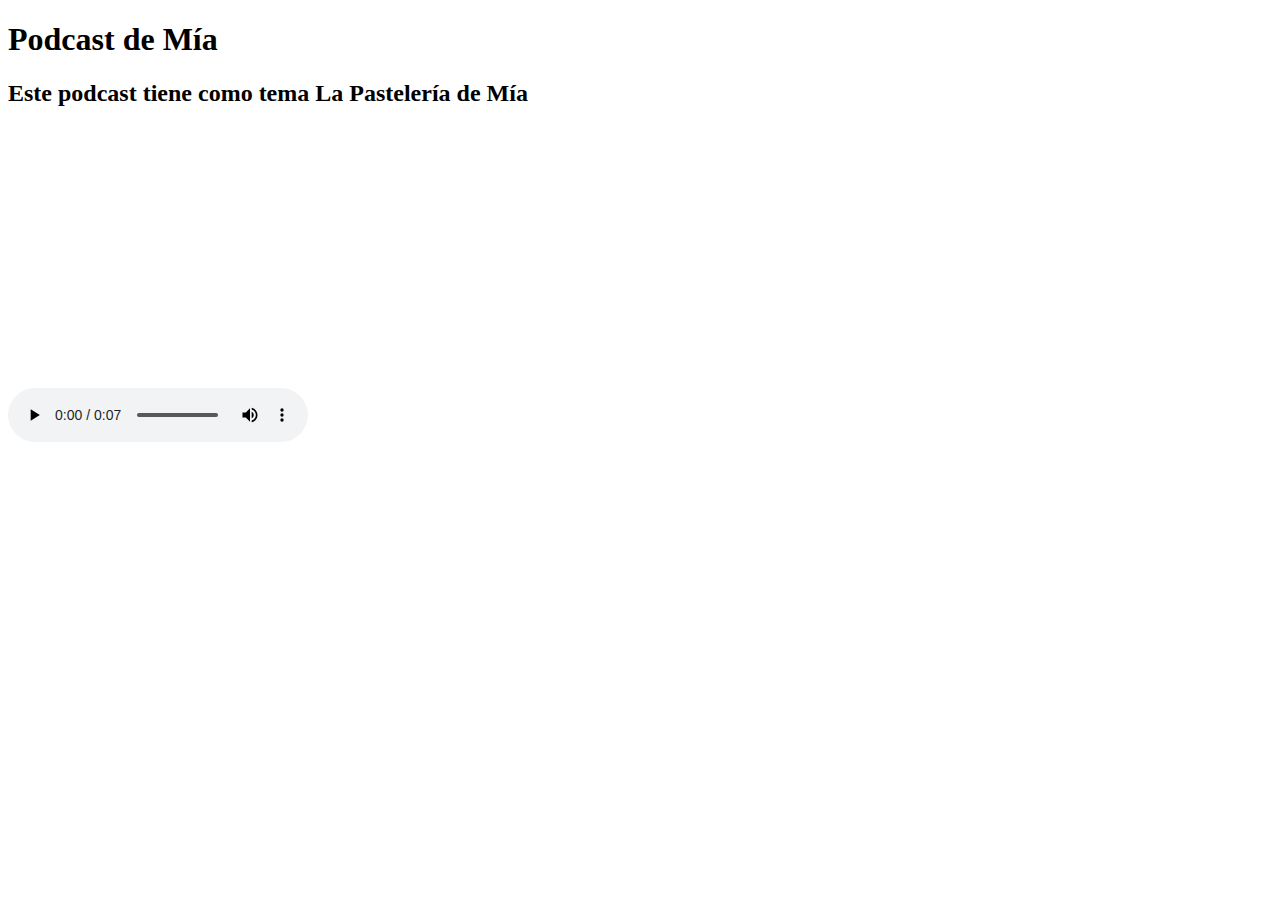
<file: Practicas/Practica 5/index.html>
<!DOCTYPE html>
<html lang="en">
<head>
    <meta charset="UTF-8">
    <meta name="viewport" content="width=device-width, initial-scale=1.0">
    <title>Practica 5</title>
</head>
<body>
    <h1>Podcast de Mía</h1>
    <h2>Este podcast tiene como tema La Pastelería de Mía</h2>
    <audio controls>
        <source src="audios/Audio Podcast Mía.mp3" type="audio/mpeg">
        Your brser does not support the audio element.
    </audio>
    <iframe width="560" height="315" src="https://www.youtube.com/embed/uzS3WG6__G4?si=x4ebBgwrvwI4Gd5J" title="YouTube video player" frameborder="0" allow="accelerometer; autoplay; clipboard-write; encrypted-media; gyroscope; picture-in-picture; web-share" referrerpolicy="strict-origin-when-cross-origin" allowfullscreen></iframe>
</body>
</html>
</file>
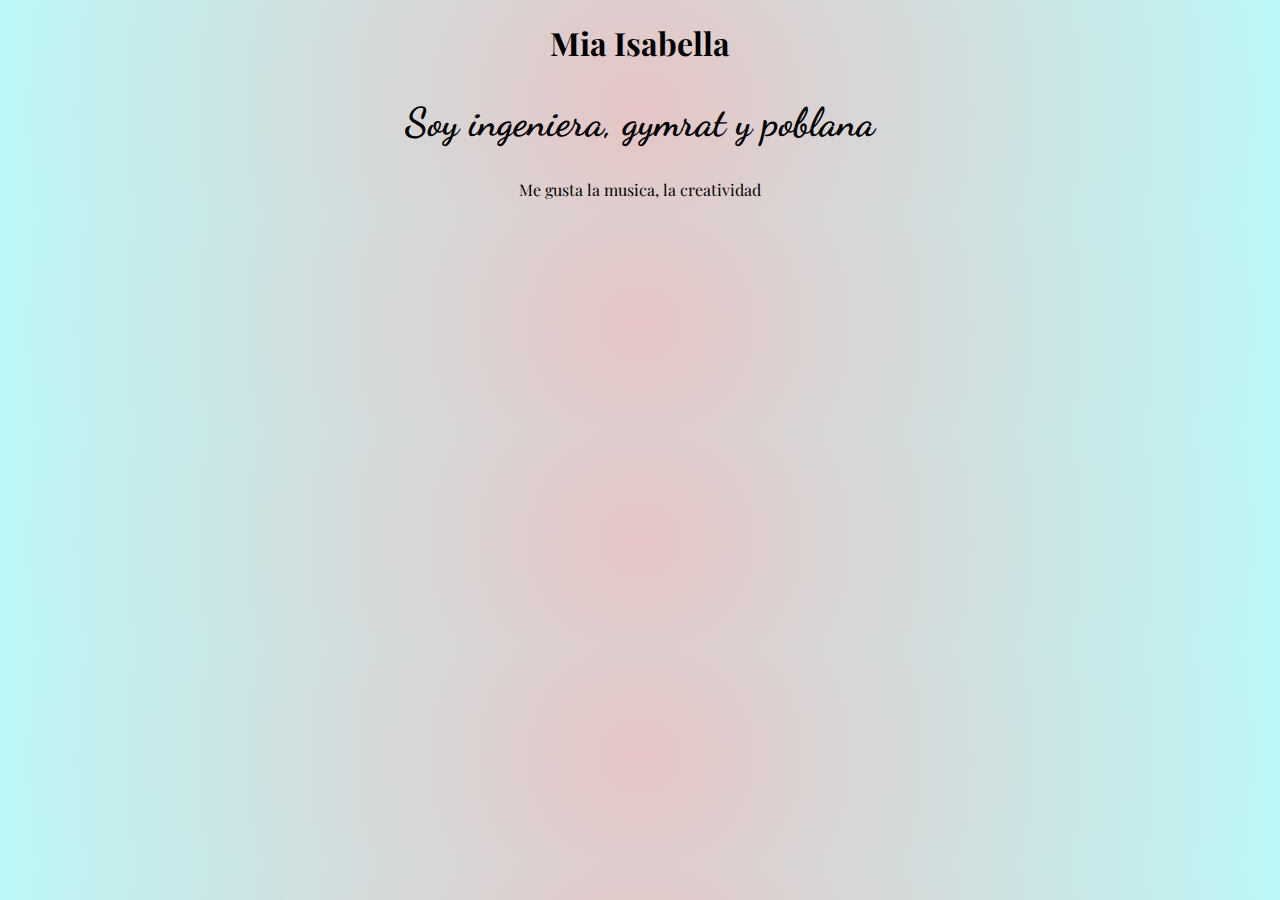
<file: Practicas/Practica 9/index.html>
<!DOCTYPE html>
<html lang="en">
<head>
    <meta charset="UTF-8">
    <meta name="viewport" content="width=device-width, initial-scale=1.0">
    <title>Practica 9 CSS</title>

    <link rel="preconnect" href="https://fonts.googleapis.com">
<link rel="preconnect" href="https://fonts.gstatic.com" crossorigin>
<link href="https://fonts.googleapis.com/css2?family=Dancing+Script:wght@400..700&family=Playfair+Display:ital,wght@0,400..900;1,400..900&display=swap" rel="stylesheet">

    <link rel="stylesheet" href="css/estilos.css">

</head>
<body>
    
    <header>
        <h1>Mia Isabella</h1>
        <h2>Soy ingeniera, gymrat y poblana</h2>
        <p>Me gusta la musica, la creatividad</p>


    </header>
</body>
</html>
</file>
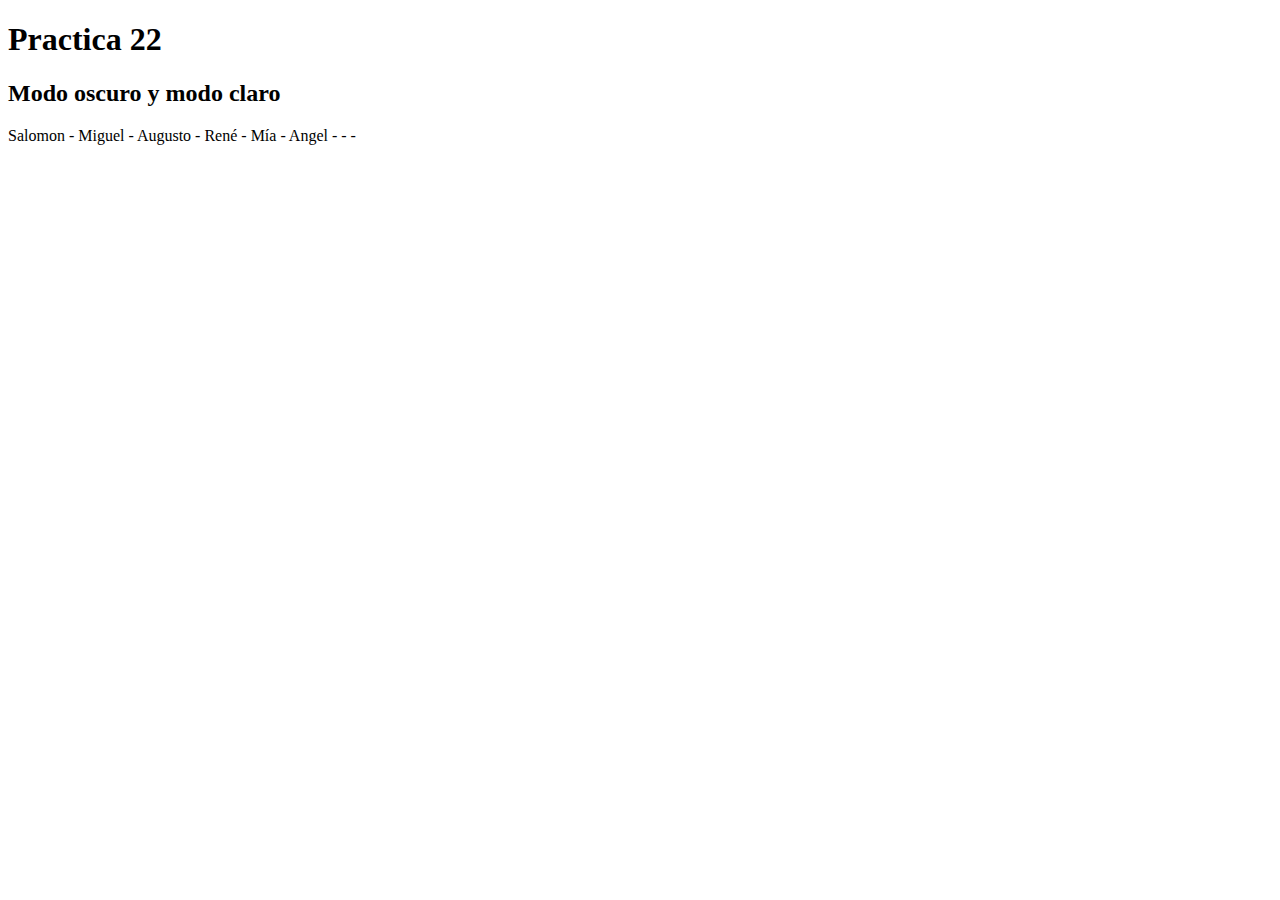
<file: Practicas/Practica22/index.html>
<!DOCTYPE html>
<html lang="es">
<head>
    <meta charset="UTF-8">
    <meta name="viewport" content="width=device-width, initial-scale=1.0">
    <title>Practica 22</title>
    
</head>
<body>
    <h1> Practica 22 </h1>
    <h2>Modo oscuro y modo claro</h2>
    <p id="listaAlumnos"></p>
    <script src="js/index.js"></script>
</body>
</html>
</file>
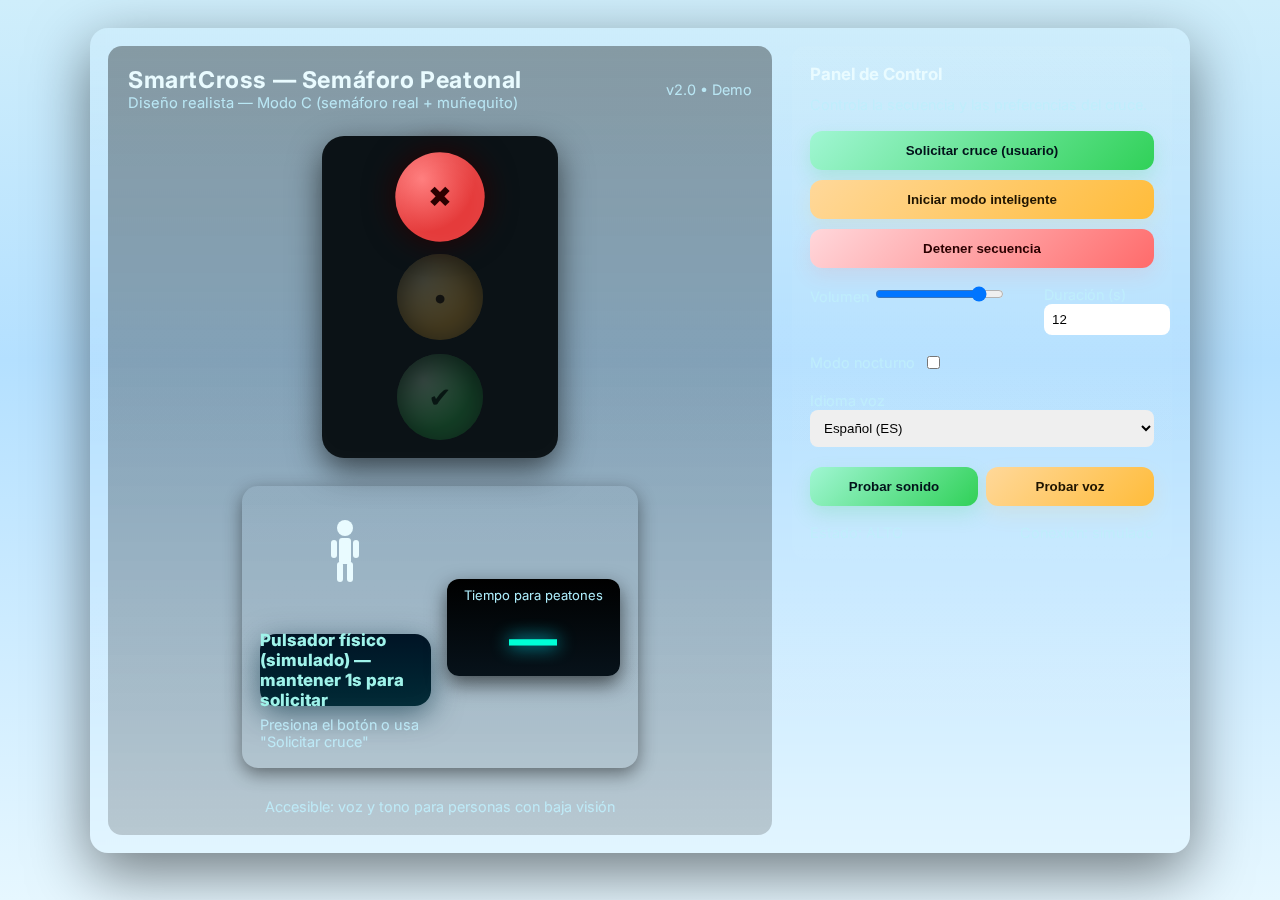
<file: Practicas/SmartCross/index.html>
<!doctype html>
<html lang="es">
<head>
  <meta charset="utf-8" />
  <meta name="viewport" content="width=device-width,initial-scale=1.0,viewport-fit=cover" />
  <title>SmartCross — Semáforo Peatonal Moderno (Prototipo C)</title>

  <!-- Fuente -->
  <link href="https://fonts.googleapis.com/css2?family=Inter:wght@300;400;600;700;800&display=swap" rel="stylesheet">

  <style>
    :root{
      --bg-day: linear-gradient(180deg,#cfeefb 0%, #b4e0ff 40%, #e6f7ff 100%);
      --bg-night: linear-gradient(180deg,#02121b 0%, #022b3a 60%, #003e4d 100%);
      --panel: rgba(255,255,255,0.95);
      --card: rgba(255,255,255,0.06);
      --accent:#0b7fff;
      --red:#e53b3b;
      --amber:#ffbc3a;
      --green:#30d158;
      --glass: rgba(255,255,255,0.06);
      --text-dark:#072034;
    }

    /* Base y layout (Grid + Flexbox) */
    html,body{ height:100%; margin:0; font-family: "Inter", system-ui, -apple-system, "Segoe UI", Roboto, "Helvetica Neue", Arial; -webkit-font-smoothing:antialiased; -moz-osx-font-smoothing:grayscale;}
    body{
      background: var(--bg-night);
      color: #e9fbff;
      display:flex;
      align-items:flex-start;
      justify-content:center;
      padding:28px;
      box-sizing:border-box;
    }

    /* Contenedor central fijo para evitar "movimiento" extraño en móvil */
    .shell{
      width:100%;
      max-width:1100px;
      border-radius:18px;
      padding:18px;
      box-sizing:border-box;
      display:grid;
      grid-template-columns: 1fr 380px;
      gap:20px;
      align-items:start;
      background: linear-gradient(180deg, rgba(255,255,255,0.03), rgba(255,255,255,0.02));
      box-shadow: 0 20px 60px rgba(0,0,0,0.5);
      -webkit-backdrop-filter: blur(6px);
      backdrop-filter: blur(6px);
    }
    @media (max-width:920px){
      .shell{ grid-template-columns: 1fr; padding:14px; gap:16px; }
    }

    /* Left: demo / visual */
    .demo {
      background: linear-gradient(180deg, rgba(0,0,0,0.35), rgba(0,0,0,0.18));
      padding:20px;
      border-radius:14px;
      display:flex;
      flex-direction:column;
      gap:18px;
      align-items:center;
    }

    .title {
      width:100%;
      display:flex;
      justify-content:space-between;
      align-items:center;
      gap:12px;
    }
    .title h1{
      margin:0; font-size:1.45rem; font-weight:700; letter-spacing:0.6px;
      color:#e9fbff;
    }
    .subtitle { color: #bfeefc; font-size:0.92rem; opacity:0.9; }

    /* Traffic unit (realistic) */
    .cross-wrapper{ display:flex; gap:28px; width:100%; align-items:center; justify-content:center; flex-wrap:wrap; padding:6px; }
    .semaforo {
      width:200px;
      background:#0b1216;
      padding:18px;
      border-radius:22px;
      display:flex;
      flex-direction:column;
      align-items:center;
      gap:14px;
      box-shadow: 0 12px 32px rgba(0,0,0,0.6), inset 0 -4px 18px rgba(255,255,255,0.02);
    }

    .lamp {
      width:86px; height:86px; border-radius:50%;
      display:flex; align-items:center; justify-content:center;
      font-weight:700; font-size:28px; color:#07121a;
      background: #1b2226;
      box-shadow: inset 0 6px 30px rgba(0,0,0,0.7);
      transition: transform .35s ease, box-shadow .35s ease, opacity .35s ease;
      opacity:0.24;
    }
    .lamp.on{ opacity:1; transform:scale(1.04); box-shadow: 0 0 30px currentColor, inset 0 6px 20px rgba(255,255,255,0.06);}

    .lamp.red{ background: radial-gradient(circle at 30% 30%, #ff7f7f, #e53b3b 60%); color:#2b0000; }
    .lamp.amber{ background: radial-gradient(circle at 30% 30%, #ffe8a6, #ffbc3a 60%); color:#2b1600; }
    .lamp.green{ background: radial-gradient(circle at 30% 30%, #c7ffd6, #30d158 60%); color:#02260a; }

    /* Pedestrian indicator block (muñequito + counter) */
    .ped-block {
      width:360px;
      background: linear-gradient(180deg, rgba(255,255,255,0.02), rgba(255,255,255,0.01));
      border-radius:16px;
      padding:18px;
      display:flex;
      gap:16px;
      align-items:center;
      justify-content:space-between;
      box-shadow: 0 6px 18px rgba(0,0,0,0.45), inset 0 2px 12px rgba(255,255,255,0.01);
    }

    .ped-visual {
      display:flex; flex-direction:column; align-items:center; gap:10px; width:50%;
    }

    /* Big animated pedestrian SVG */
    .walker {
      width:120px; height:120px; display:flex; align-items:center; justify-content:center;
    }
    /* We'll animate the walker SVG using CSS classes */

    .counter {
      width:46%;
      text-align:center;
      padding:8px;
      border-radius:12px;
      background: linear-gradient(180deg,#000,#07121a);
      box-shadow: 0 8px 20px rgba(0,0,0,0.6);
    }
    .counter .label { font-size:13px; color:#aeeefc; margin-bottom:6px; }
    .counter .num { font-size:48px; font-weight:800; color:#00ffd6; text-shadow: 0 0 18px #00eaff; }

    /* Right panel: controls */
    .panel {
      background: linear-gradient(180deg, rgba(255,255,255,0.03), rgba(255,255,255,0.02));
      padding:18px;
      border-radius:14px;
      display:flex;
      flex-direction:column;
      gap:12px;
    }
    .panel h3{ margin:0; font-size:1.05rem; color:#e9fbff; }
    .small { font-size:0.9rem; color:#bfeefc; opacity:0.9; }

    .controls { display:grid; gap:10px; margin-top:6px; }
    .btn {
      cursor:pointer; border:none; padding:12px; border-radius:12px; font-weight:700;
      color:#02121a; background: linear-gradient(135deg,#a0f6d3,#30d158);
      box-shadow: 0 8px 20px rgba(48,209,88,0.18); transition: transform .18s ease, box-shadow .18s ease;
    }
    .btn.secondary { background: linear-gradient(135deg,#ffd89a,#ffbc3a); box-shadow: 0 8px 20px rgba(255,188,58,0.12); color:#1f1400; }
    .btn.ghost { background: linear-gradient(135deg,#ffd7db,#ff6b6b); color:#2b0000; box-shadow: 0 8px 20px rgba(255,107,107,0.12); }
    .btn:active{ transform: translateY(2px); box-shadow: 0 4px 12px rgba(0,0,0,0.3); }

    /* Request/physical button look */
    .physical {
      width:100%; height:72px; border-radius:16px; display:flex; align-items:center; justify-content:center;
      background: linear-gradient(180deg,#001425,#002a36); color:#9ff3ea; font-weight:800; font-size:1.05rem;
      box-shadow: 0 8px 30px rgba(2,44,62,0.6), inset 0 -6px 18px rgba(255,255,255,0.02);
      user-select:none;
    }
    .physical .hint{ font-size:0.9rem; opacity:0.9; margin-top:6px; color:#bdeff5; }

    /* Overlay large countdown */
    .overlay-count{
      position:fixed;
      left:50%; top:12%;
      transform:translateX(-50%);
      background: linear-gradient(180deg,#000,#07121a);
      color:#00ffd6;
      padding:18px 28px;
      border-radius:14px;
      font-weight:900;
      font-size:38px;
      letter-spacing:1px;
      box-shadow: 0 18px 60px rgba(0,0,0,0.6);
      display:none;
      z-index:2200;
      text-align:center;
      min-width:150px;
    }
    .overlay-count.show { display:block; animation: pop .28s ease; }
    @keyframes pop { from{ transform:translateX(-50%) scale(.9); opacity:0 } to{ transform:translateX(-50%) scale(1); opacity:1 } }

    /* Small footer controls */
    .meta { display:flex; gap:8px; align-items:center; justify-content:space-between; margin-top:8px; }
    .toggle { font-size:14px; color:#bfeefc; }

    /* Night mode reduced brightness (will be toggled via JS by default) */
    .night .lamp { filter: drop-shadow(0 0 12px rgba(0,0,0,0.6)); opacity:.7 }
    /* Accessibility focus */
    button:focus, .physical:focus { outline: 3px solid rgba(0,255,200,0.14); outline-offset:4px; }

    /* Ensure elements scale nicely on small screens but remain centered & legible */
    @media (max-width:420px){
      .counter .num{ font-size:36px; }
      .lamp{ width:72px; height:72px; }
      .semaforo{ width:160px; padding:12px; gap:10px; border-radius:18px;}
      .ped-block{ width:100%; flex-direction:column; gap:12px; align-items:center; }
      .walker{ width:90px; height:90px; }
      .overlay-count{ top:8%; font-size:32px; min-width:120px; }
      .shell{ padding:12px; gap:10px; }
    }

    /* subtle helper for visually-hidden text */
    .sr-only{ position:absolute; left:-9999px; top:auto; width:1px; height:1px; overflow:hidden; }
  </style>
</head>

<body>
  <!-- Large overlay counter for presentation -->
  <div id="overlay" class="overlay-count" aria-hidden="true">10</div>

  <div class="shell" id="pageShell" role="application" aria-label="SmartCross Semáforo Peatonal">
    <!-- DEMO / VISUAL -->
    <section class="demo" aria-labelledby="demoTitle">
      <div class="title">
        <div>
          <h1 id="demoTitle">SmartCross — Semáforo Peatonal</h1>
          <div class="subtitle">Diseño realista — Modo C (semáforo real + muñequito)</div>
        </div>
        <div class="small">v2.0 • Demo</div>
      </div>

      <div class="cross-wrapper" role="region" aria-label="Semáforo y peatón">
        <div class="semaforo" aria-hidden="true">
          <div id="lampRed" class="lamp red" aria-hidden="true">✖</div>
          <div id="lampAmber" class="lamp amber" aria-hidden="true">•</div>
          <div id="lampGreen" class="lamp green" aria-hidden="true">✔</div>
        </div>

        <div class="ped-block" role="status" aria-live="polite">
          <div class="ped-visual">
            <div class="walker" id="walkerSVG" aria-hidden="true">
              <!-- Small inline SVG of walking person (animated via JS/CSS) -->
              <svg viewBox="0 0 120 120" width="120" height="120" role="img" aria-label="Icono de peatón">
                <g id="walkerGroup" transform="translate(0,0)">
                  <!-- head -->
                  <circle cx="60" cy="24" r="8" fill="#e9fbff"></circle>
                  <!-- body -->
                  <rect x="54" y="34" width="12" height="26" rx="3" fill="#e9fbff"></rect>
                  <!-- left leg -->
                  <rect id="legL" x="52" y="58" width="6" height="20" rx="3" fill="#e9fbff" transform-origin="55 68"></rect>
                  <!-- right leg -->
                  <rect id="legR" x="62" y="58" width="6" height="20" rx="3" fill="#e9fbff" transform-origin="65 68"></rect>
                  <!-- left arm -->
                  <rect id="armL" x="46" y="36" width="6" height="18" rx="3" fill="#e9fbff" transform-origin="49 45"></rect>
                  <!-- right arm -->
                  <rect id="armR" x="68" y="36" width="6" height="18" rx="3" fill="#e9fbff" transform-origin="71 45"></rect>
                </g>
              </svg>
            </div>
            <div class="physical" role="button" id="physicalBtn" tabindex="0" aria-pressed="false">
              Pulsador físico (simulado) — mantener 1s para solicitar
            </div>
            <div class="hint small" id="sensorHint">Presiona el botón o usa "Solicitar cruce"</div>
          </div>

          <div class="counter" aria-hidden="false">
            <div class="label">Tiempo para peatones</div>
            <div id="counterNum" class="num">—</div>
          </div>
        </div>
      </div>

      <div style="width:100%; display:flex; justify-content:center; margin-top:6px;">
        <div class="small">Accesible: voz y tono para personas con baja visión</div>
      </div>
    </section>

    <!-- PANEL -->
    <aside class="panel" aria-labelledby="panelTitle">
      <h3 id="panelTitle">Panel de Control</h3>
      <div class="small">Controla la secuencia y las preferencias del cruce.</div>

      <div class="controls" role="group" aria-label="Controles del semáforo">
        <button class="btn" id="reqBtn" aria-label="Solicitar cruce">Solicitar cruce (usuario)</button>
        <button class="btn secondary" id="smartBtn" aria-label="Modo inteligente">Iniciar modo inteligente</button>
        <button class="btn ghost" id="stopBtn" aria-label="Detener">Detener secuencia</button>

        <div style="display:flex; gap:10px; margin-top:6px;">
          <div style="flex:1">
            <label class="small">Volumen</label>
            <input type="range" id="volRange" min="0" max="1" step="0.01" value="0.85" aria-label="Volumen">
          </div>
          <div style="width:110px">
            <label class="small">Duración (s)</label>
            <input type="number" id="durInput" min="5" max="30" value="12" style="width:100%; padding:8px; border-radius:8px; border:none;">
          </div>
        </div>

        <div style="display:flex; gap:8px; margin-top:8px; align-items:center;">
          <label class="small" style="margin:0;">Modo nocturno</label>
          <input type="checkbox" id="nightToggle" aria-label="Activar modo nocturno">
        </div>

        <div style="margin-top:8px;">
          <label class="small">Idioma voz</label>
          <select id="lang" style="width:100%; padding:10px; border-radius:8px; border:none;">
            <option value="es-ES" selected>Español (ES)</option>
            <option value="es-MX">Español (MX)</option>
            <option value="en-US">English (US)</option>
          </select>
        </div>

        <div style="margin-top:10px; display:flex; gap:8px;">
          <button id="testSound" class="btn" style="flex:1">Probar sonido</button>
          <button id="testVoice" class="btn secondary" style="flex:1">Probar voz</button>
        </div>

        <div class="meta">
          <div class="small">Estado: <span id="statusLabel">Inactivo</span></div>
          <div class="small">Conexión: simulado</div>
        </div>
      </div>
    </aside>
  </div>

  <!-- Visually hidden helper text for screen readers -->
  <div class="sr-only" aria-hidden="false" id="srstatus">Semáforo inactivo</div>

  <script>
    /***********************
     * SMARTCROSS ULTRA (C)
     * - Realistic semáforo + pedestrian
     * - Simulated physical button + request button
     * - Animated walker + countdown overlay
     * - SpeechSynthesis + WebAudio beeps
     * - Night mode auto / manual
     * - Responsive locked for QR / mobile
     ***********************/

    // Elements
    const lampRed = document.getElementById('lampRed');
    const lampAmber = document.getElementById('lampAmber');
    const lampGreen = document.getElementById('lampGreen');
    const counterNum = document.getElementById('counterNum');
    const overlay = document.getElementById('overlay');
    const reqBtn = document.getElementById('reqBtn');
    const smartBtn = document.getElementById('smartBtn');
    const stopBtn = document.getElementById('stopBtn');
    const testSound = document.getElementById('testSound');
    const testVoice = document.getElementById('testVoice');
    const volRange = document.getElementById('volRange');
    const durInput = document.getElementById('durInput');
    const langSelect = document.getElementById('lang');
    const nightToggle = document.getElementById('nightToggle');
    const physicalBtn = document.getElementById('physicalBtn');
    const statusLabel = document.getElementById('statusLabel');
    const srstatus = document.getElementById('srstatus');
    const walkerGroup = document.getElementById('walkerGroup');
    const walkerLegL = document.getElementById('legL');
    const walkerLegR = document.getElementById('legR');
    const walkerArmL = document.getElementById('armL');
    const walkerArmR = document.getElementById('armR');

    let busy = false;
    let sequenceTimer = null;
    let overlayTimer = null;

    // WebAudio beep generator (simple)
    function beep(freq=900, duration=120, vol=0.7){
      try{
        const ctx = new (window.AudioContext || window.webkitAudioContext)();
        const o = ctx.createOscillator();
        const g = ctx.createGain();
        o.type = 'sine';
        o.frequency.value = freq;
        g.gain.value = vol;
        o.connect(g); g.connect(ctx.destination);
        o.start();
        setTimeout(()=>{ o.stop(); ctx.close(); }, duration);
      }catch(e){ console.warn('WebAudio no disponible', e); }
    }

    // Accessible speak
    function speak(text){
      if(!('speechSynthesis' in window)) return;
      const ut = new SpeechSynthesisUtterance(text);
      ut.lang = langSelect.value || 'es-ES';
      ut.volume = Number(volRange.value || 0.8);
      window.speechSynthesis.cancel();
      window.speechSynthesis.speak(ut);
    }

    // Visual helper: set lamp states
    function setState(state){
      lampRed.classList.remove('on');
      lampAmber.classList.remove('on');
      lampGreen.classList.remove('on');
      document.getElementById('pageShell').classList.remove('night'); // reset (night may dim via class)
      if(state === 'red') { lampRed.classList.add('on'); statusLabel.textContent='ALTO'; srstatus.innerText='Alto: no cruzar'; }
      if(state === 'amber'){ lampAmber.classList.add('on'); statusLabel.textContent='PRECAUCIÓN'; srstatus.innerText='Precaución'; }
      if(state === 'green'){ lampGreen.classList.add('on'); statusLabel.textContent='CRUZAR'; srstatus.innerText='Cruzar permitido'; }
      // Update accessible text
      document.getElementById('srstatus').setAttribute('aria-hidden','false');
    }

    // Animate walker (simple leg swing)
    let walkerAnim = null;
    function startWalkerAnimation(){
      let angle = 0; let dir=1;
      walkerAnim = setInterval(()=> {
        angle += 12 * dir;
        if(angle>32) dir = -1;
        if(angle<-32) dir = 1;
        walkerLegL.setAttribute('transform','rotate('+angle+' 55 68)');
        walkerLegR.setAttribute('transform','rotate('+( -angle )+' 65 68)');
        walkerArmL.setAttribute('transform','rotate('+( -angle/1.8 )+' 49 45)');
        walkerArmR.setAttribute('transform','rotate('+( angle/1.8 )+' 71 45)');
      }, 120);
    }
    function stopWalkerAnimation(){ clearInterval(walkerAnim); walkerLegL.setAttribute('transform','rotate(0 55 68)'); walkerLegR.setAttribute('transform','rotate(0 65 68)'); walkerArmL.setAttribute('transform','rotate(0 49 45)'); walkerArmR.setAttribute('transform','rotate(0 71 45)'); }

    // Countdown overlay for big display
    function showOverlay(n){
      overlay.classList.add('show');
      overlay.innerText = n;
      overlay.setAttribute('aria-hidden','false');
      if(overlayTimer) clearInterval(overlayTimer);
      overlayTimer = setInterval(()=>{
        if(n<=0){
          overlay.classList.remove('show');
          overlay.setAttribute('aria-hidden','true');
          clearInterval(overlayTimer);
        } else {
          n--; overlay.innerText = n;
        }
      },1000);
    }

    // Full pedestrian flow: red -> green (ped) -> countdown -> red
    async function pedestrianFlow(durationSec){
      if(busy) return;
      busy = true;
      setState('red');
      speak(langSelect.value.startsWith('es') ? 'Solicitud recibida. Espere por favor.' : 'Crossing requested. Please wait.');
      beep(640,150,Number(volRange.value));
      await delay(700);

      // Turn green for pedestrians
      setState('green');
      startWalkerAnimation();
      const vol = Number(volRange.value);
      // optional tick sound each second and voice at intervals
      showOverlay(durationSec);
      for(let s=durationSec; s>0; s--){
        counterNum.innerText = s;
        if(s<=3) beep(1200,80,vol*0.6);
        if(s%5===0 && s!==durationSec) speak((langSelect.value.startsWith('es') ? `${s} segundos restantes` : `${s} seconds remaining`));
        await delay(1000);
      }
      // end
      stopWalkerAnimation();
      counterNum.innerText = '—';
      beep(440,300,vol);
      speak(langSelect.value.startsWith('es') ? 'Cruce finalizado' : 'Crossing finished');
      setState('red');
      busy = false;
    }

    // Smart (automated) mode simulating vehicle and pedestrian scheduling
    async function smartSequence(){
      if(busy) return;
      busy = true;
      // Example cycle: red(3s) -> green(pedDur) -> amber(3s) -> red ...
      setState('red'); speak(langSelect.value.startsWith('es') ? 'Semáforo en rojo' : 'Traffic light is red'); await delay(1000);
      const pedDur = Math.max(5, Math.min(30, Number(durInput.value || 12)));
      await delay(1500);
      setState('green'); startWalkerAnimation();
      showOverlay(pedDur);
      for(let s=pedDur; s>0; s--){
        counterNum.innerText = s;
        if(s<=3) beep(1200,80,Number(volRange.value)*0.6);
        await delay(1000);
      }
      stopWalkerAnimation();
      counterNum.innerText = '—';
      setState('amber'); speak(langSelect.value.startsWith('es') ? 'Cambio a precaución' : 'Changing to caution');
      await delay(3000);
      setState('red');
      speak(langSelect.value.startsWith('es') ? 'Semáforo en rojo' : 'Traffic light is red');
      busy = false;
    }

    // Utilities
    function delay(ms){ return new Promise(res=>setTimeout(res,ms)); }

    // Event bindings
    reqBtn.addEventListener('click', ()=> pedestrianFlow(Math.max(5, Math.min(30, Number(durInput.value || 12)))));
    smartBtn.addEventListener('click', smartSequence);
    stopBtn.addEventListener('click', ()=>{ busy=false; setState('red'); stopWalkerAnimation(); counterNum.innerText='—'; overlay.classList.remove('show'); });
    testSound.addEventListener('click', ()=>{ beep(880,120,Number(volRange.value)); });
    testVoice.addEventListener('click', ()=>{ speak(langSelect.value.startsWith('es') ? 'Prueba de voz' : 'Voice test'); });

    // Physical button logic: press & hold ~1s to request, quick press toggles hint
    let physDown = 0;
    let physTimer = null;
    physicalBtn.addEventListener('pointerdown', (e)=> {
      physicalBtn.setAttribute('aria-pressed','true');
      physDown = Date.now();
      physicalBtn.classList.add('pressed');
      physTimer = setTimeout(()=> {
        // trigger request
        physicalBtn.classList.add('activePulse');
        pedestrianFlow(Math.max(5, Math.min(30, Number(durInput.value || 12))));
      }, 800);
    });
    physicalBtn.addEventListener('pointerup', (e)=>{
      physicalBtn.setAttribute('aria-pressed','false');
      physicalBtn.classList.remove('pressed');
      if(physTimer){ clearTimeout(physTimer); physTimer=null; }
    });
    physicalBtn.addEventListener('keyup', (e)=> { if(e.key==='Enter' || e.key===' ') pedestrianFlow(Math.max(5, Math.min(30, Number(durInput.value || 12)))) });

    // Night mode auto based on hour or manual toggle
    function applyNightMode(on){
      const shell = document.getElementById('pageShell');
      if(on) shell.classList.add('night'); else shell.classList.remove('night');
      document.body.style.background = on ? 'var(--bg-night)' : 'var(--bg-day)';
    }
    // auto
    const now = new Date();
    const hour = now.getHours();
    if(hour >= 19 || hour <= 6) { applyNightMode(true); nightToggle.checked = true; } else { applyNightMode(false); nightToggle.checked = false; }
    nightToggle.addEventListener('change', ()=> applyNightMode(nightToggle.checked));

    // Initial state
    setState('red');
    counterNum.innerText = '—';

    // Accessibility: keyboard shortcuts
    document.addEventListener('keydown', (e)=>{
      if(e.key === 'c') reqBtn.click(); // c -> cross
      if(e.key === 's') smartBtn.click(); // s -> smart
      if(e.key === ' ') { e.preventDefault(); physicalBtn.click(); } // space -> simulate press
    });

    // Ensure stable layout on mobile (explicit viewport and no horizontal scroll)
    // Also prevent pinch-zoom on mobiles in presentation mode: (note: not recommended for accessibility but ok for demo)
    // document.addEventListener('gesturestart', (e)=> e.preventDefault());

    // Final: say ready in voice when loaded
    window.addEventListener('load', ()=> {
      setTimeout(()=> {
        speak(langSelect.value.startsWith('es') ? 'Smart Cross listo para demo' : 'Smart Cross ready for demo');
      }, 600);
    });

  </script>
</body>
</html>
</file>
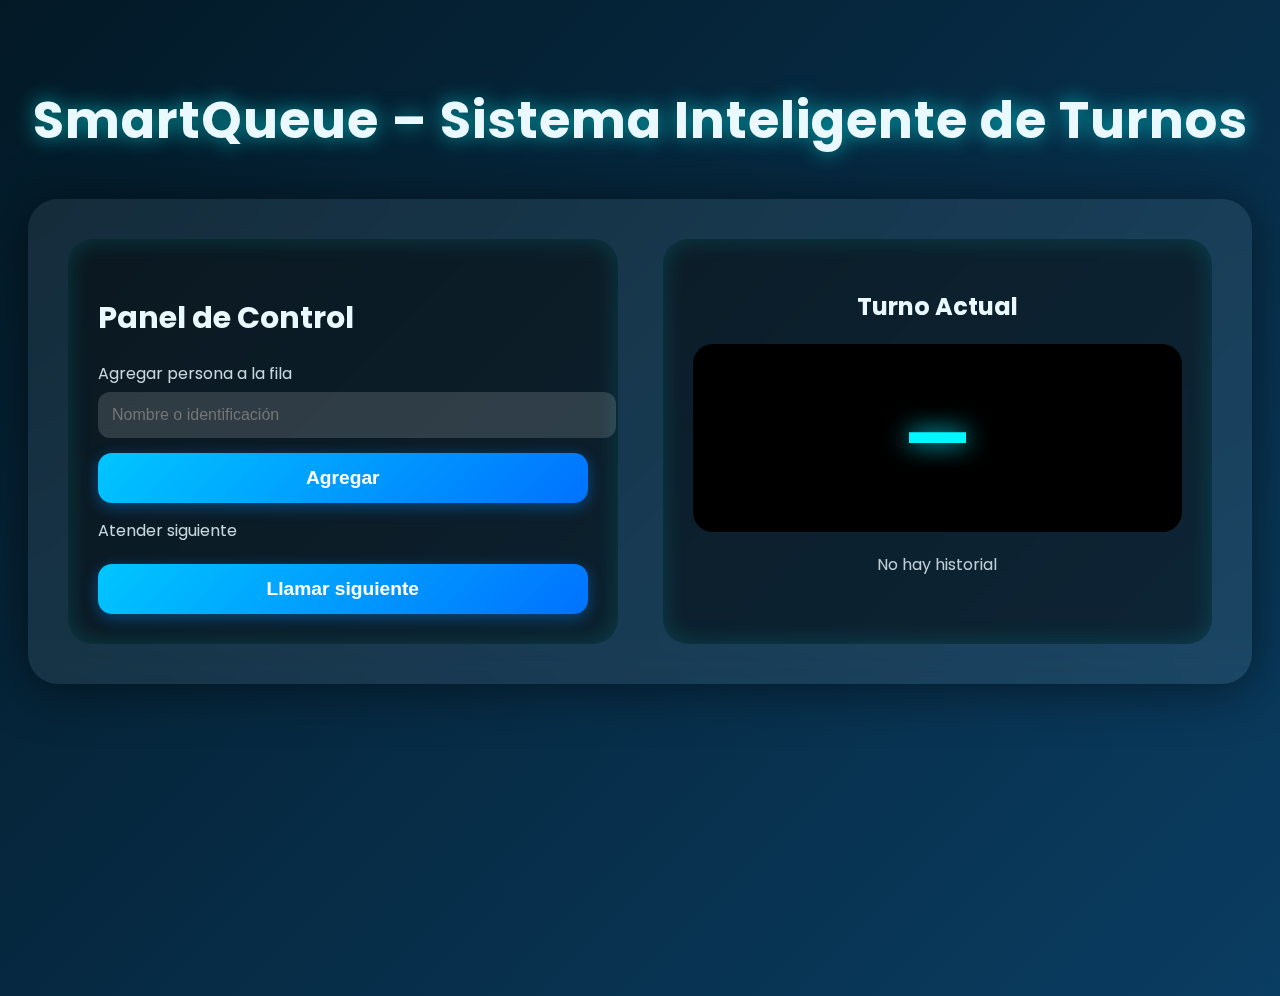
<file: Practicas/SmartQueue/index.html>
<!DOCTYPE html>
<html lang="es">
<head>
  <meta charset="UTF-8" />
  <meta name="viewport" content="width=device-width, initial-scale=1.0" />
  <title>SmartQueue – Prototipo</title>

  <style>
  @import url('https://fonts.googleapis.com/css2?family=Poppins:wght@300;400;500;600;700&display=swap');

  body {
    font-family: 'Poppins', sans-serif;
    background: linear-gradient(135deg, #031926, #0a3d62, #02121f);
    background-size: 200% 200%;
    animation: gradientMove 12s ease infinite;
    color: #eaf9ff;
    min-height: 100vh;
    padding: 40px 20px;
  }

  @keyframes gradientMove {
    0% { background-position: 0% 50%; }
    50% { background-position: 100% 50%; }
    100% { background-position: 0% 50%; }
  }

  h1 {
    text-align: center;
    font-size: 3.2rem;
    font-weight: 700;
    margin-bottom: 40px;
    letter-spacing: 1px;
    text-shadow: 0 0 20px rgba(0, 255, 255, 0.6);
  }

  /* CONTENEDOR PRINCIPAL */
  .smartqueue-container {
    max-width: 1200px;
    margin: auto;
    display: grid;
    grid-template-columns: 1fr 1fr;
    gap: 45px;
    padding: 40px;
    background: rgba(255, 255, 255, 0.07);
    border-radius: 30px;
    box-shadow: 0 4px 50px rgba(0, 0, 0, 0.5);
    backdrop-filter: blur(18px);
    animation: fadeIn 1s ease-out;
  }

  @keyframes fadeIn {
    from { opacity: 0; transform: translateY(25px); }
    to { opacity: 1; transform: translateY(0); }
  }

  /* PANEL DE CONTROL */
  .panel {
    background: rgba(0, 0, 0, 0.45);
    padding: 30px;
    border-radius: 25px;
    box-shadow: inset 0 0 25px rgba(0, 255, 255, 0.15);
  }

  .panel h2 {
    font-size: 1.9rem;
    margin-bottom: 20px;
  }

  label {
    display: block;
    margin: 15px 0 6px;
    font-size: 1rem;
    opacity: 0.85;
  }

  input {
    width: 100%;
    padding: 14px;
    border-radius: 12px;
    border: none;
    outline: none;
    font-size: 1rem;
    background: rgba(255, 255, 255, 0.15);
    color: white;
  }

  button {
    width: 100%;
    margin-top: 15px;
    padding: 14px;
    font-size: 1.2rem;
    font-weight: 600;
    border-radius: 14px;
    border: none;
    cursor: pointer;
    color: white;
    background: linear-gradient(135deg, #00c6ff, #0072ff);
    box-shadow: 0 4px 15px rgba(0, 140, 255, 0.4);
    transition: 0.25s;
  }

  button:hover {
    transform: translateY(-3px) scale(1.03);
    box-shadow: 0 8px 25px rgba(0, 200, 255, 0.7);
  }

  /* DISPLAY DE TURNOS */
  .display {
    background: rgba(0, 0, 0, 0.45);
    padding: 30px;
    border-radius: 25px;
    box-shadow: inset 0 0 25px rgba(0, 255, 255, 0.15);
    text-align: center;
    animation: pulseGlow 4s infinite ease-in-out;
  }

  @keyframes pulseGlow {
    0% { box-shadow: 0 0 15px rgba(0,255,255,0.3); }
    50% { box-shadow: 0 0 35px rgba(0,255,255,0.5); }
    100% { box-shadow: 0 0 15px rgba(0,255,255,0.3); }
  }

  .number-box {
    margin: auto;
    margin-top: 10px;
    background: black;
    width: 100%;
    padding: 40px 0;
    border-radius: 20px;
    font-size: 4.5rem;
    font-weight: 700;
    color: #00f7ff;
    text-shadow: 0 0 25px #00eaff;
  }

  .history {
    margin-top: 20px;
    font-size: 1rem;
    opacity: 0.8;
  }

  /* Responsive Profesional - Versión Móvil */
  @media (max-width: 850px) {
    .smartqueue-container {
      grid-template-columns: 1fr;
      padding: 25px;
      gap: 30px;
    }

    h1 {
      font-size: 2.4rem;
    }

    .number-box {
      font-size: 3.4rem;
      padding: 28px 0;
    }
  }
  </style>
</head>

<body>
  <h1>SmartQueue – Sistema Inteligente de Turnos</h1>

  <div class="smartqueue-container">
    <!-- PANEL DE CONTROL -->
    <div class="panel">
      <h2>Panel de Control</h2>

      <label>Agregar persona a la fila</label>
      <input type="text" id="nombre" placeholder="Nombre o identificación" />
      <button onclick="agregarPersona()">Agregar</button>

      <label>Atender siguiente</label>
      <button onclick="atender()">Llamar siguiente</button>
    </div>

    <!-- DISPLAY DE TURNO -->
    <div class="display">
      <h2>Turno Actual</h2>
      <div class="number-box" id="turnoActual">—</div>
      <div class="history" id="historial">No hay historial</div>
    </div>
  </div>


<script>
  let fila = [];
  let historial = [];
  let turno = 0;

  function agregarPersona() {
    const nombre = document.getElementById("nombre").value.trim();
    if (nombre === "") return alert("Ingresa un nombre válido");

    turno++;
    fila.push({ numero: turno, nombre });

    document.getElementById("nombre").value = "";
    alert("Turno asignado: " + turno);
  }

  function atender() {
    if (fila.length === 0) {
      document.getElementById("turnoActual").innerText = "—";
      alert("No hay personas en la fila");
      return;
    }

    const siguiente = fila.shift();
    historial.unshift(`Turno ${siguiente.numero} - ${siguiente.nombre}`);

    document.getElementById("turnoActual").innerText = siguiente.numero;
    document.getElementById("historial").innerText = historial.slice(0, 5).join(" | ");

    const audio = new SpeechSynthesisUtterance(`Turno ${siguiente.numero}, pase por favor`);
    audio.lang = "es-MX";
    speechSynthesis.speak(audio);
  }
</script>

</body>
</html>
</file>
<file: Practicas/Practica 9/css/estilos.css>
body {
    background: #e6c5c5;
background: radial-gradient(circle, rgba(230, 197, 197, 1) 0%, rgba(188, 247, 247, 1) 100%);
}

h1, h2, p {
    text-align: center;
    color: #000000;
    font-family: "Playfair Display", serif;

}

h2 {
    font-family: "Dancing Script", cursive;
    font-size: 40px;
}
</file>
